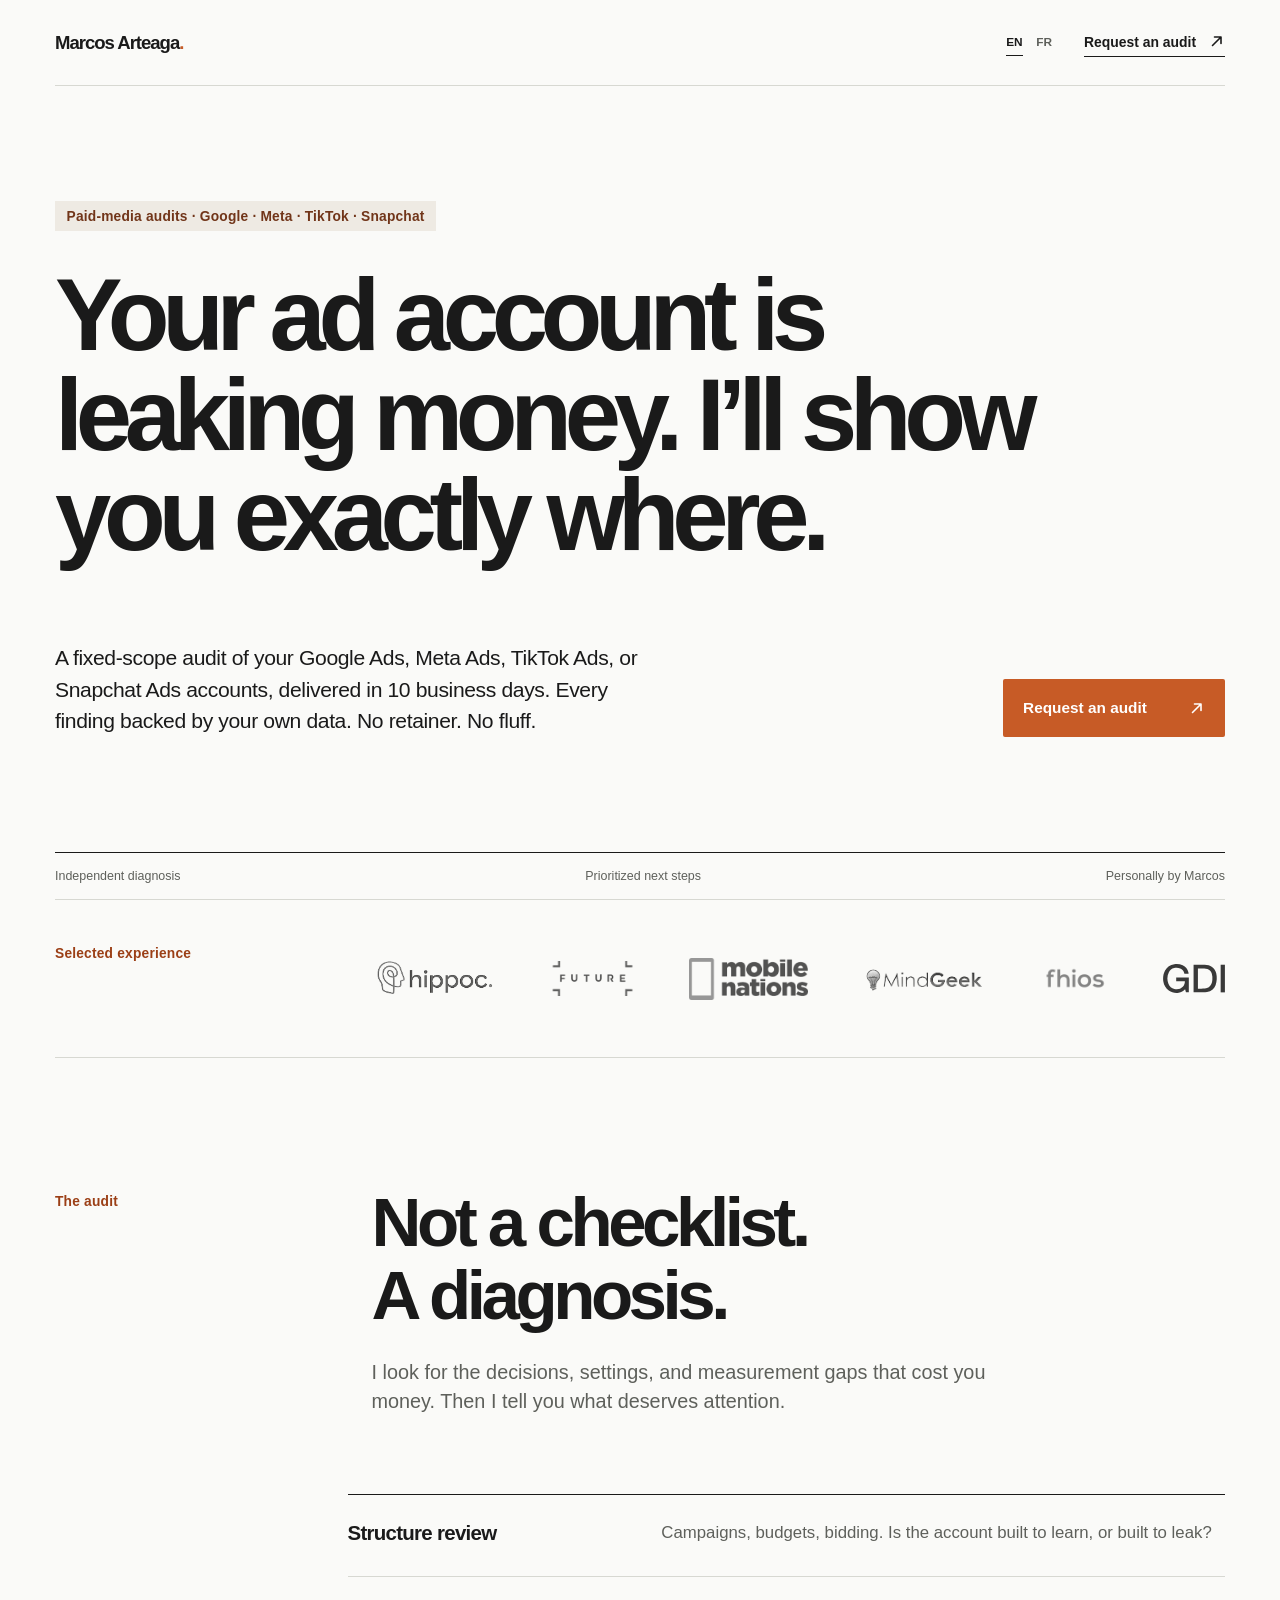
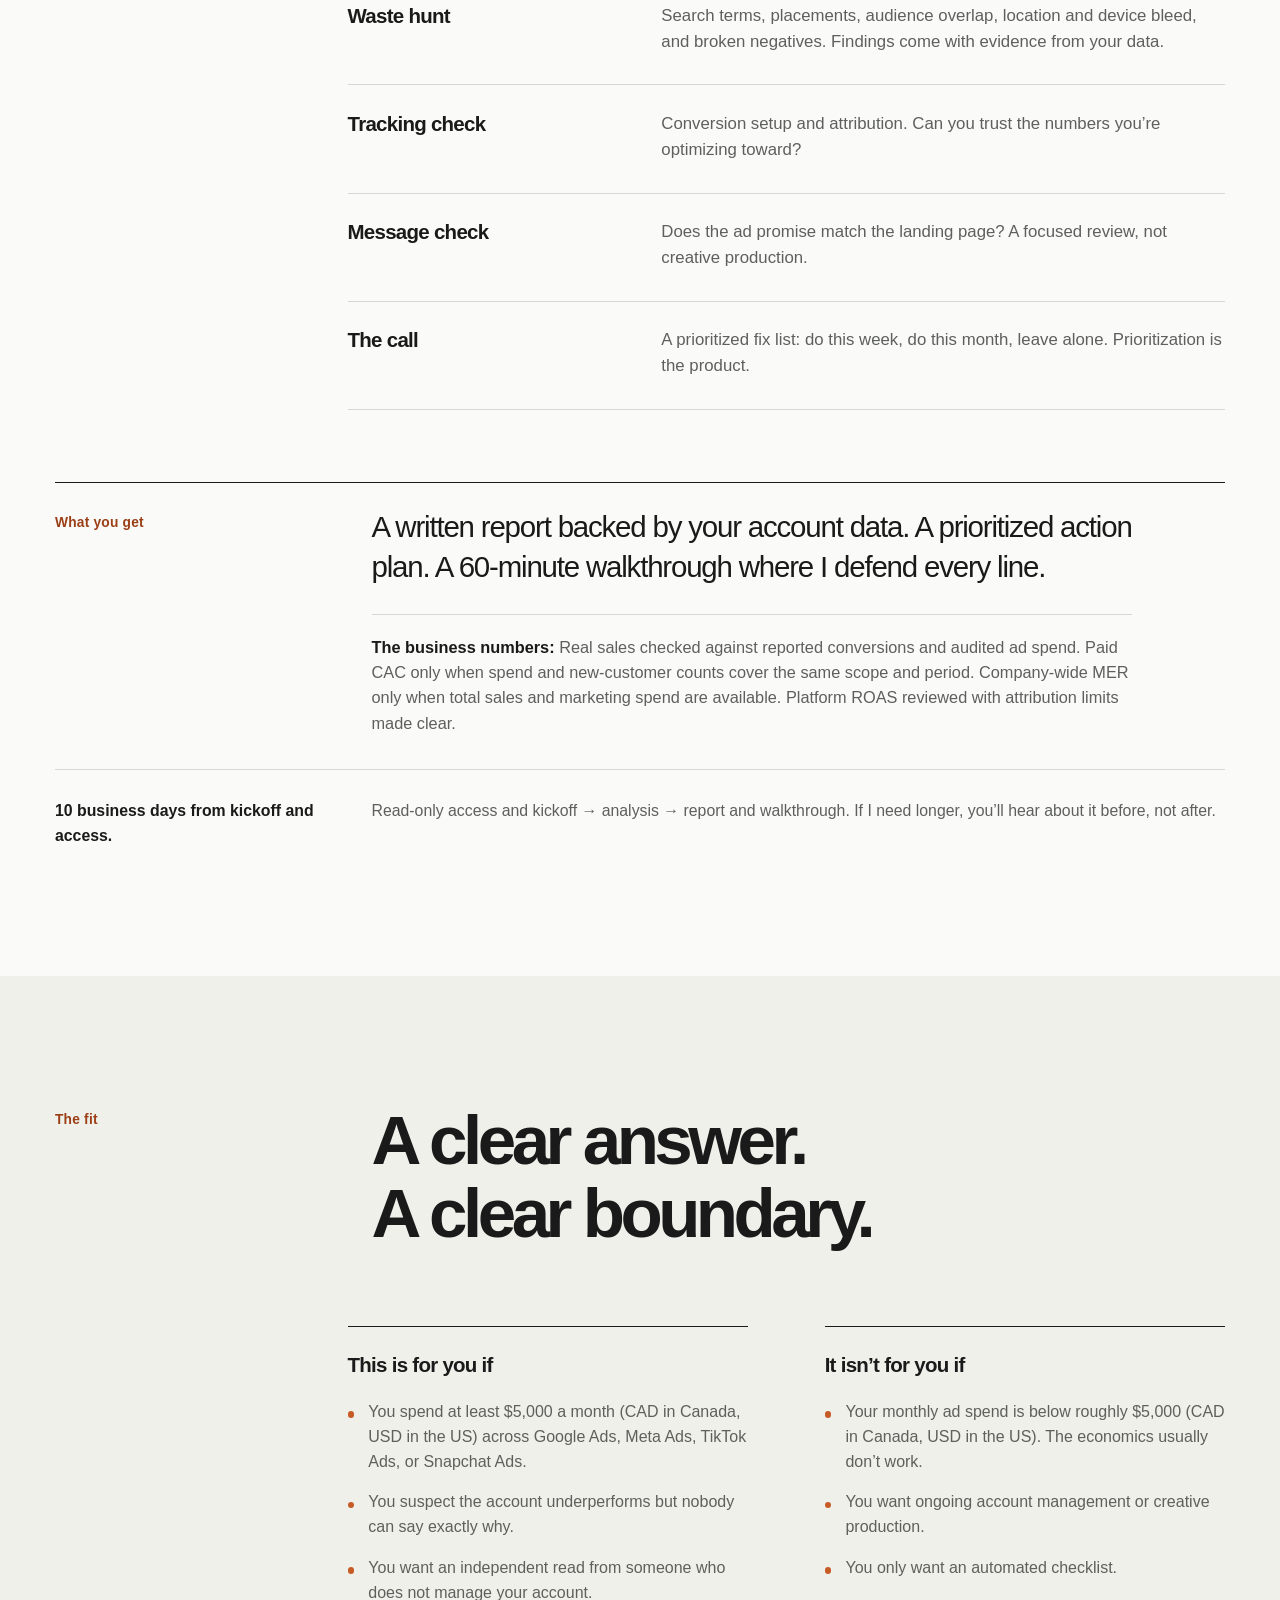
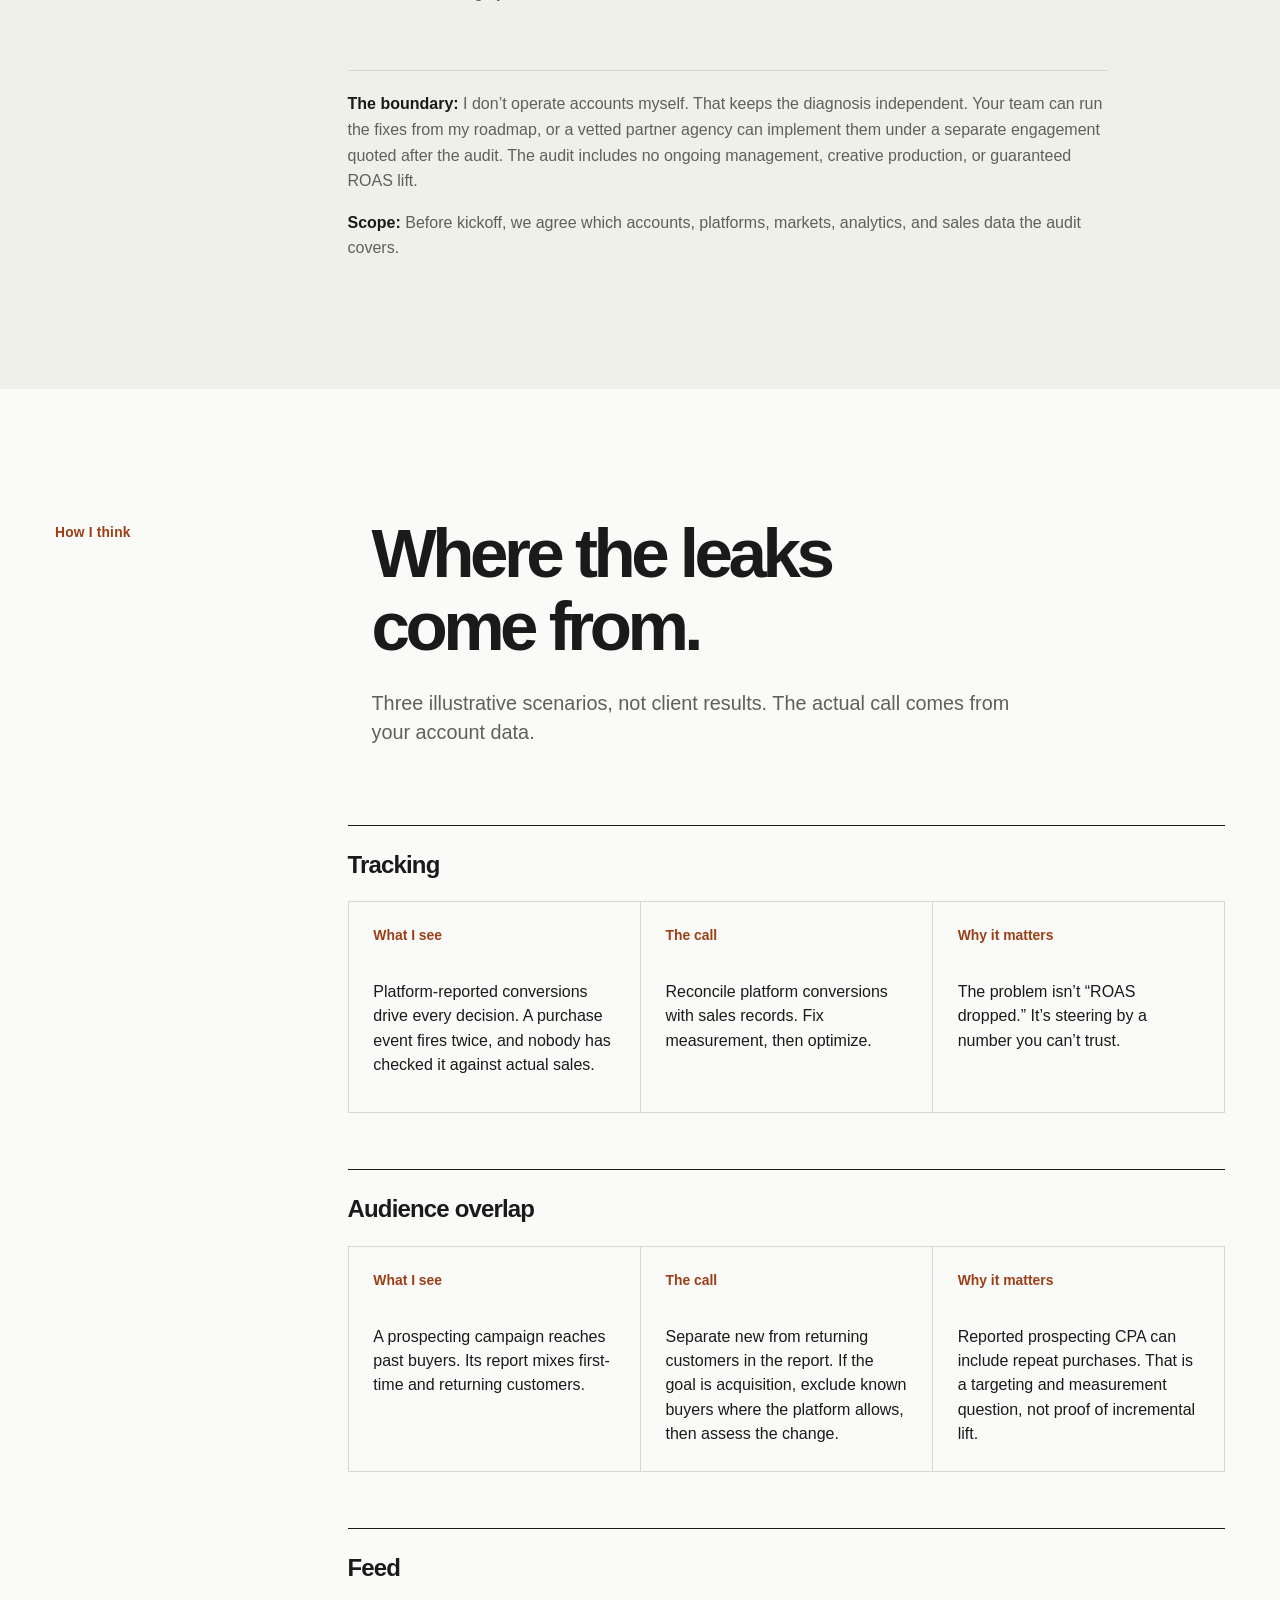
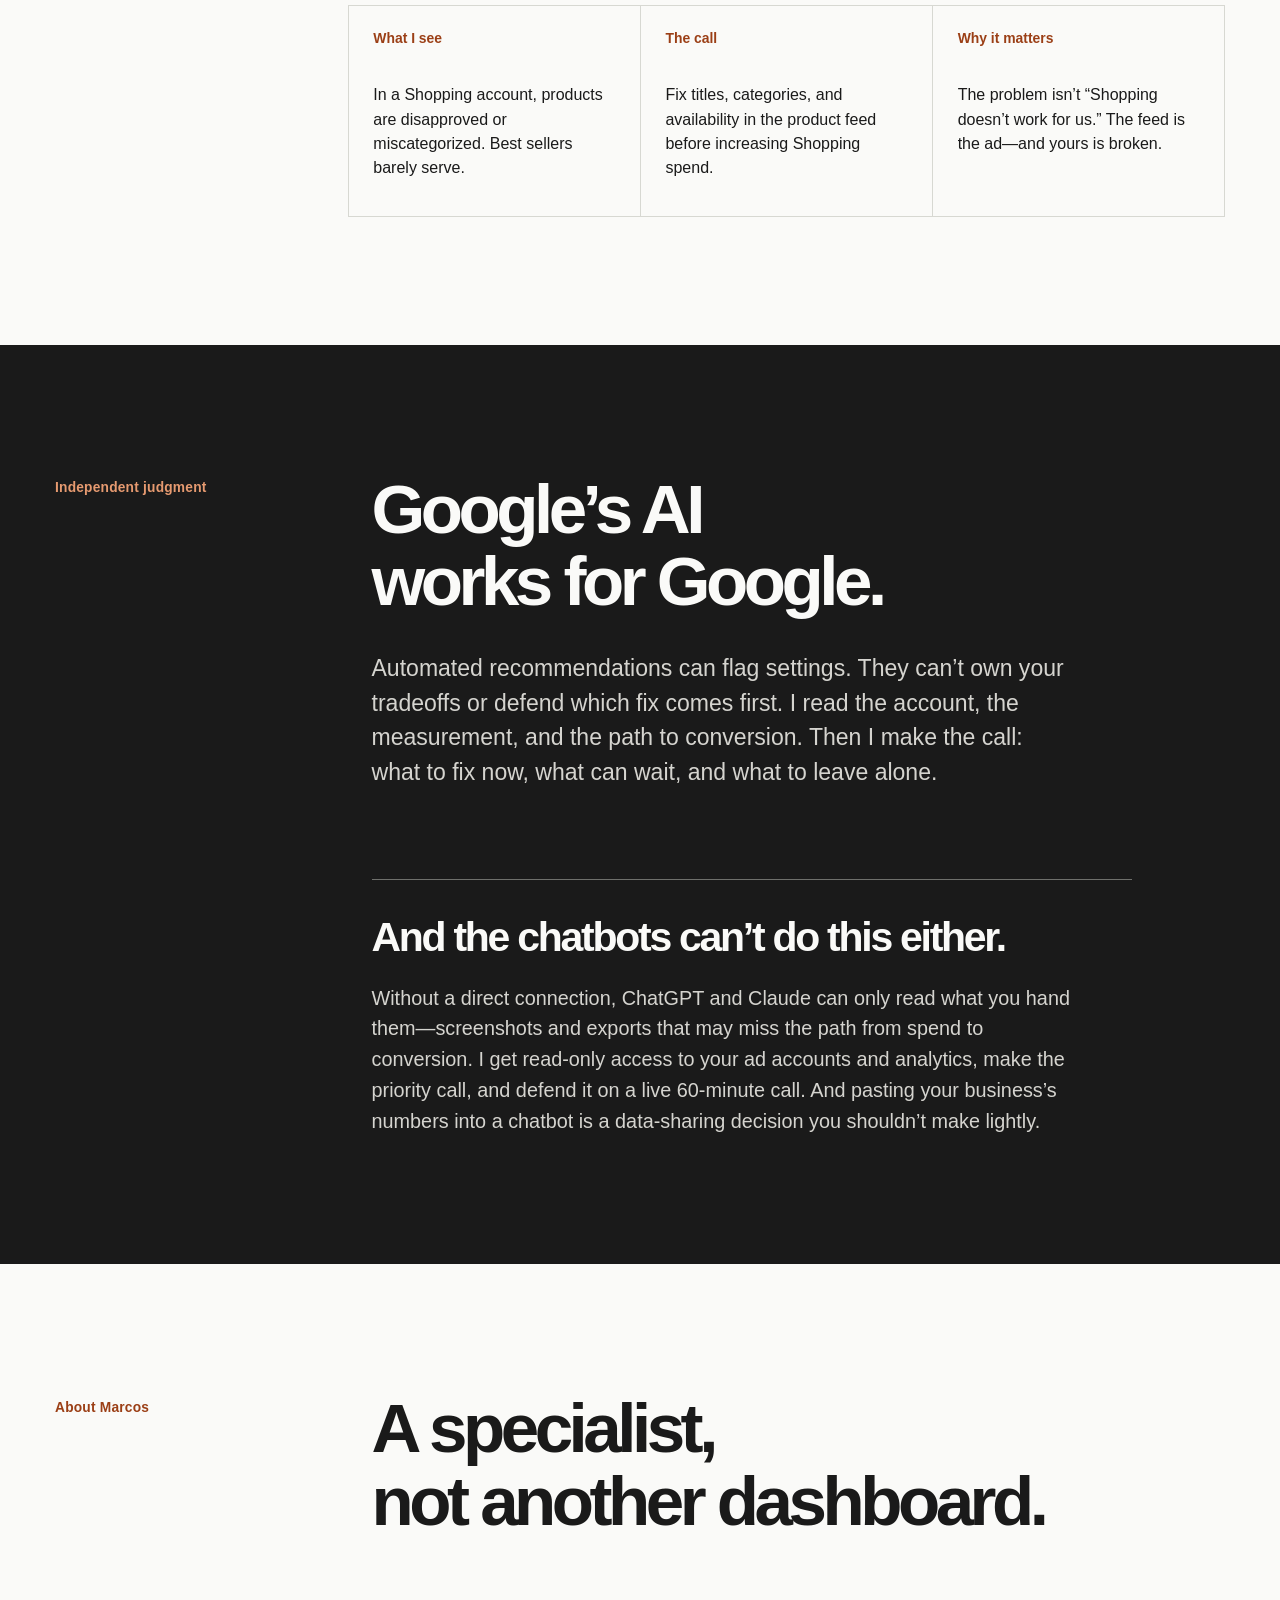
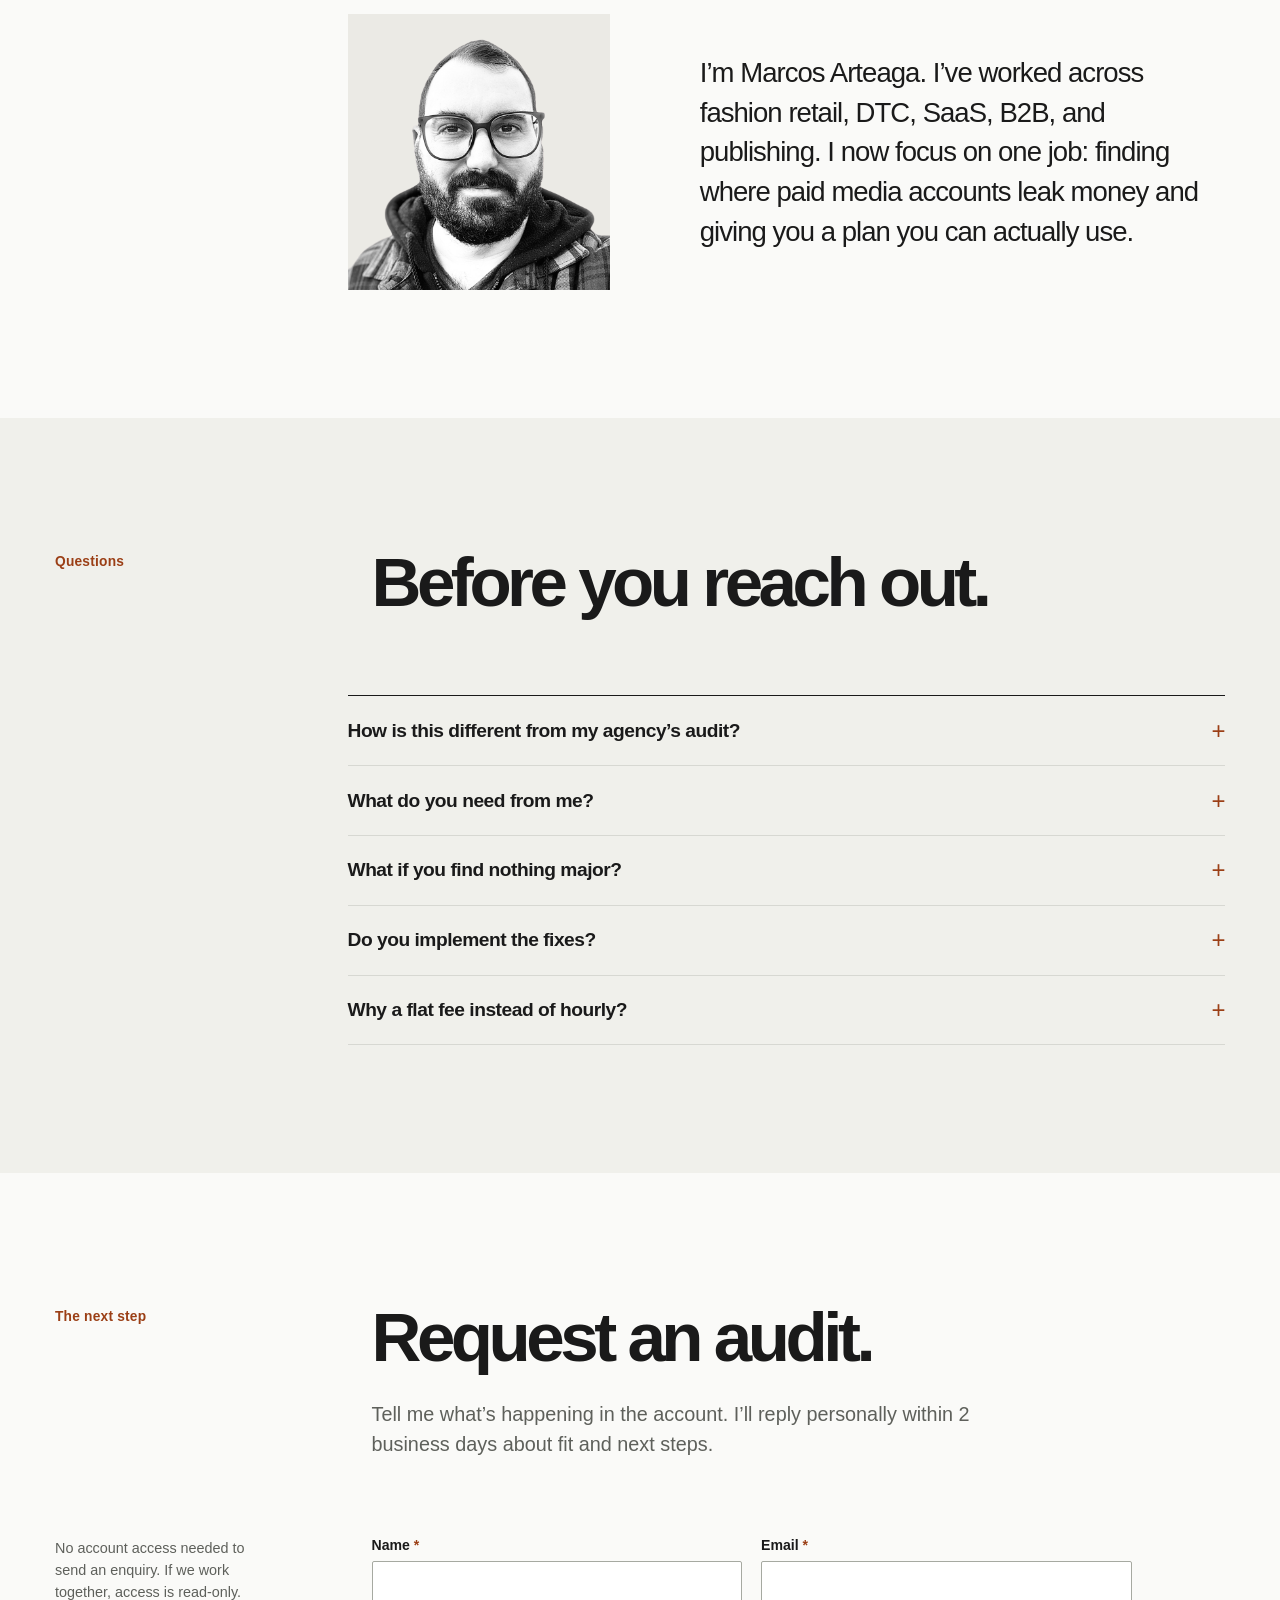
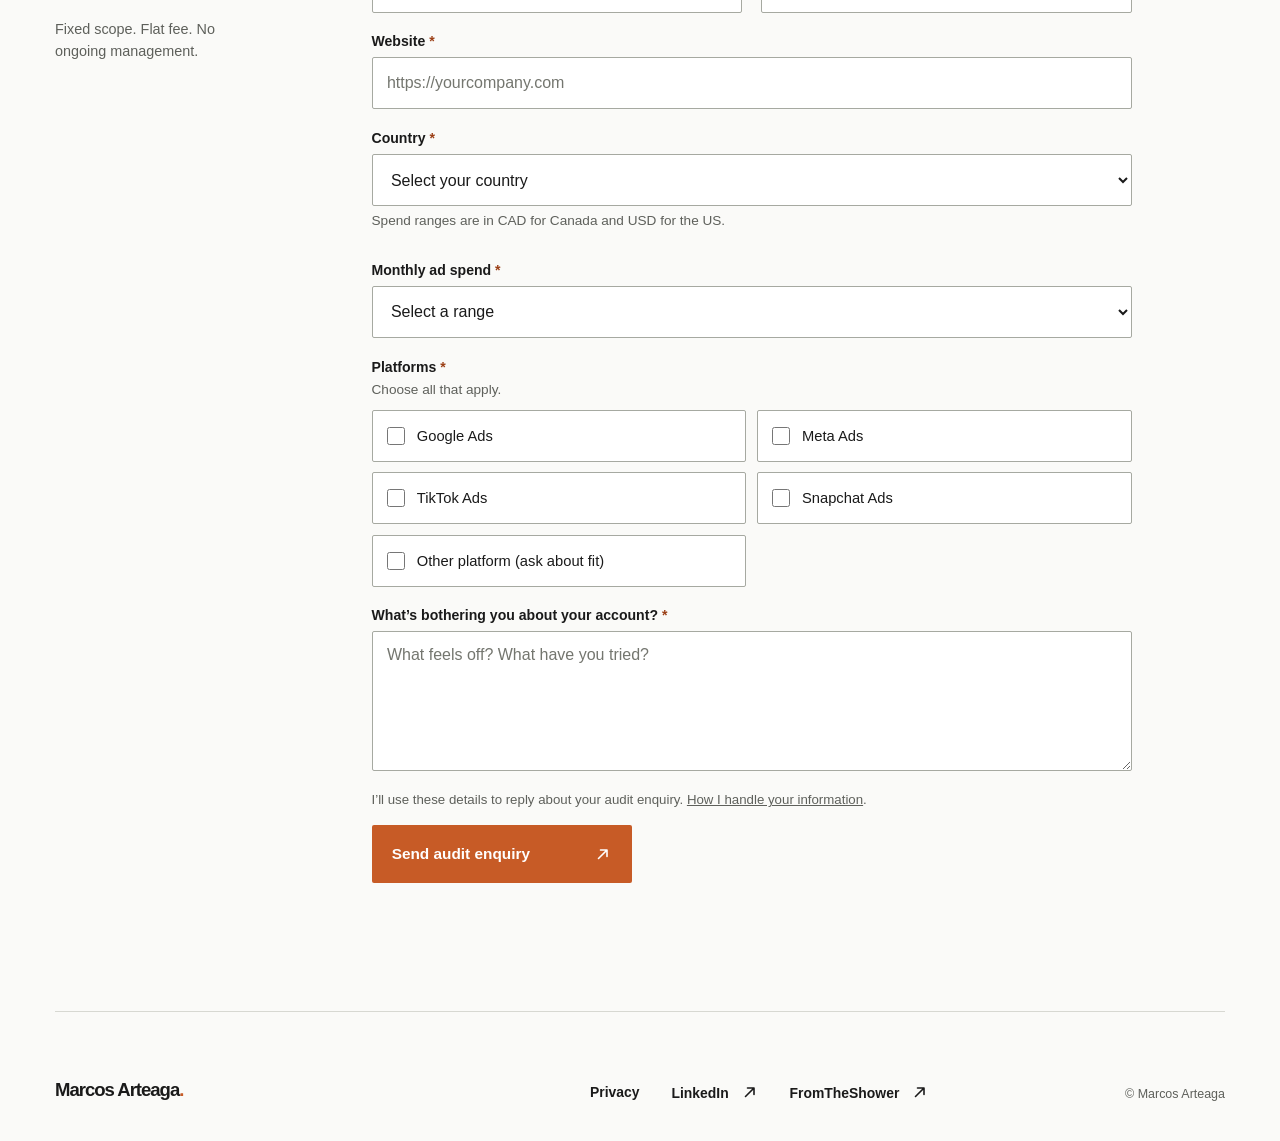
<file: index.html>
<!doctype html>
<html lang="en">
  <head>
    <meta charset="utf-8" />
    <meta name="viewport" content="width=device-width, initial-scale=1" />
    <meta name="theme-color" content="#fafaf8" />
    <meta name="description" content="Independent audits of Google, Meta, TikTok, and Snapchat Ads. Find wasted spend, check tracking, and leave with a prioritized fix plan." />
    <link rel="canonical" href="https://marcosarteaga.com/" />
    <link rel="alternate" hreflang="en" href="https://marcosarteaga.com/" />
    <link rel="alternate" hreflang="fr-CA" href="https://marcosarteaga.com/fr/" />
    <link rel="alternate" hreflang="x-default" href="https://marcosarteaga.com/" />
    <meta property="og:type" content="website" />
    <meta property="og:site_name" content="Marcos Arteaga" />
    <meta property="og:url" content="https://marcosarteaga.com/" />
    <meta property="og:title" content="Marcos Arteaga | Independent Paid Media Audits" />
    <meta property="og:description" content="An independent audit of your ad accounts and measurement. Find wasted spend and get a prioritized fix plan." />
    <meta property="og:image" content="https://marcosarteaga.com/assets/marcos-portrait.png" />
    <meta property="og:image:alt" content="Portrait of Marcos Arteaga" />
    <meta name="twitter:card" content="summary" />
    <title>Marcos Arteaga | Independent Paid Media Audits</title>
    <link rel="icon" type="image/svg+xml" href="assets/favicon.svg" />
    <link rel="stylesheet" href="styles.css" />
    <script defer src="config.js"></script>
    <script defer src="script.js"></script>
    <script type="application/ld+json">
      {
        "@context": "https://schema.org",
        "@graph": [
          {
            "@type": "WebSite",
            "@id": "https://marcosarteaga.com/#website",
            "url": "https://marcosarteaga.com/",
            "name": "Marcos Arteaga",
            "inLanguage": "en"
          },
          {
            "@type": "Person",
            "@id": "https://marcosarteaga.com/#marcos",
            "name": "Marcos Arteaga",
            "url": "https://marcosarteaga.com/",
            "image": "https://marcosarteaga.com/assets/marcos-portrait.png",
            "sameAs": ["https://www.linkedin.com/in/marcosarteaga/"]
          },
          {
            "@type": "Service",
            "@id": "https://marcosarteaga.com/#audit",
            "name": "Paid media account audit",
            "serviceType": "Paid media account audit",
            "description": "Independent, fixed-scope audits of Google Ads, Meta Ads, TikTok Ads, and Snapchat Ads with a written report, prioritized action plan, and live walkthrough.",
            "provider": { "@id": "https://marcosarteaga.com/#marcos" },
            "url": "https://marcosarteaga.com/#offer"
          }
        ]
      }
    </script>
  </head>
  <body>
    <a class="skip-link" href="#main">Skip to content</a>

    <header class="site-header wrap">
      <a class="wordmark" href="#top" aria-label="Marcos Arteaga, back to top">Marcos Arteaga<span class="wordmark-dot">.</span></a>
      <nav class="language-nav" aria-label="Language"><a href="/" lang="en" aria-current="page">EN</a><a href="/fr/" lang="fr-CA">FR</a></nav>
      <a class="header-link" href="#booking">Request an audit <svg class="arrow-icon" viewBox="0 0 16 16" fill="none" stroke="currentColor" stroke-width="1.6" stroke-linecap="round" stroke-linejoin="round" aria-hidden="true" focusable="false"><path d="M3.5 12.5 12 4M5.5 4H12v6.5" /></svg></a>
    </header>

    <main id="main">
      <section class="hero wrap" id="top" aria-labelledby="hero-title">
        <p class="eyebrow">Paid-media audits · Google · Meta · TikTok · Snapchat</p>
        <h1 id="hero-title">Your ad account is leaking money. I’ll show you exactly where.</h1>
        <div class="hero-bottom">
          <p class="hero-intro">A fixed-scope audit of your Google Ads, Meta Ads, TikTok Ads, or Snapchat Ads accounts, delivered in 10 business days. Every finding backed by your own data. No retainer. No fluff.</p>
          <a class="button button-primary" href="#booking">Request an audit <svg class="arrow-icon" viewBox="0 0 16 16" fill="none" stroke="currentColor" stroke-width="1.6" stroke-linecap="round" stroke-linejoin="round" aria-hidden="true" focusable="false"><path d="M3.5 12.5 12 4M5.5 4H12v6.5" /></svg></a>
        </div>
        <div class="hero-footer" aria-hidden="true"><span>Independent diagnosis</span><span>Prioritized next steps</span><span>Personally by Marcos</span></div>
      </section>

      <div class="proof-section wrap">
        <div class="logo-area"><p class="section-kicker">Selected experience</p><div class="logo-strip" aria-label="Organizations represented in Marcos's experience"><img src="assets/hippoc.png" alt="Hippoc" width="200" height="60" loading="lazy" /><img src="assets/future.png" alt="Future" width="100" height="42" loading="lazy" /><img src="assets/mobile-nations.png" alt="Mobile Nations" width="300" height="106" loading="lazy" /><img src="assets/mindgeek.png" alt="MindGeek" width="148" height="33" loading="lazy" /><img src="assets/fhios.png" alt="Fhios" width="300" height="212" loading="lazy" /><img class="logo-gdi" src="assets/groupe-dynamite.svg" alt="Groupe Dynamite" width="107" height="51" loading="lazy" /></div></div>
      </div>

      <section class="section wrap" id="offer" aria-labelledby="offer-title">
        <div class="section-heading">
          <p class="section-kicker">The audit</p>
          <div><h2 id="offer-title">Not a checklist.<br />A diagnosis.</h2><p class="section-lede">I look for the decisions, settings, and measurement gaps that cost you money. Then I tell you what deserves attention.</p></div>
        </div>
        <div class="audit-list">
          <article class="audit-item"><h3>Structure review</h3><p>Campaigns, budgets, bidding. Is the account built to learn, or built to leak?</p></article>
          <article class="audit-item"><h3>Waste hunt</h3><p>Search terms, placements, audience overlap, location and device bleed, and broken negatives. Findings come with evidence from your data.</p></article>
          <article class="audit-item"><h3>Tracking check</h3><p>Conversion setup and attribution. Can you trust the numbers you’re optimizing toward?</p></article>
          <article class="audit-item"><h3>Message check</h3><p>Does the ad promise match the landing page? A focused review, not creative production.</p></article>
          <article class="audit-item"><h3>The call</h3><p>A prioritized fix list: do this week, do this month, leave alone. Prioritization is the product.</p></article>
        </div>
        <div class="deliverables">
          <p class="section-kicker">What you get</p>
          <div class="deliverables-content"><p>A written report backed by your account data. A prioritized action plan. A 60-minute walkthrough where I defend every line.</p><p class="metrics-line"><strong>The business numbers:</strong> Real sales checked against reported conversions and audited ad spend. Paid CAC only when spend and new-customer counts cover the same scope and period. Company-wide MER only when total sales and marketing spend are available. Platform ROAS reviewed with attribution limits made clear.</p></div>
        </div>
        <div class="process-line"><strong>10 business days from kickoff and access.</strong><span>Read-only access and kickoff → analysis → report and walkthrough. If I need longer, you’ll hear about it before, not after.</span></div>
      </section>

      <section class="section soft-section" id="fit" aria-labelledby="fit-title">
        <div class="wrap">
          <div class="section-heading"><p class="section-kicker">The fit</p><div><h2 id="fit-title">A clear answer.<br />A clear boundary.</h2></div></div>
          <div class="fit-grid">
            <div class="fit-block"><h3>This is for you if</h3><ul><li>You spend at least $5,000 a month (CAD in Canada, USD in the US) across Google Ads, Meta Ads, TikTok Ads, or Snapchat Ads.</li><li>You suspect the account underperforms but nobody can say exactly why.</li><li>You want an independent read from someone who does not manage your account.</li></ul></div>
            <div class="fit-block"><h3>It isn’t for you if</h3><ul><li>Your monthly ad spend is below roughly $5,000 (CAD in Canada, USD in the US). The economics usually don’t work.</li><li>You want ongoing account management or creative production.</li><li>You only want an automated checklist.</li></ul></div>
          </div>
          <p class="boundary-note"><strong>The boundary:</strong> I don’t operate accounts myself. That keeps the diagnosis independent. Your team can run the fixes from my roadmap, or a vetted partner agency can implement them under a separate engagement quoted after the audit. The audit includes no ongoing management, creative production, or guaranteed ROAS lift.</p>
          <p class="scope-note"><strong>Scope:</strong> Before kickoff, we agree which accounts, platforms, markets, analytics, and sales data the audit covers.</p>
        </div>
      </section>

      <section class="section wrap" id="example" aria-labelledby="example-title">
        <div class="section-heading"><p class="section-kicker">How I think</p><div><h2 id="example-title">Where the leaks come from.</h2><p class="section-lede">Three illustrative scenarios, not client results. The actual call comes from your account data.</p></div></div>
        <div class="example-list">
          <article class="example-case" aria-labelledby="example-tracking">
            <h3 id="example-tracking">Tracking</h3>
            <div class="example-grid">
              <div class="example-step"><span class="example-label">What I see</span><p>Platform-reported conversions drive every decision. A purchase event fires twice, and nobody has checked it against actual sales.</p></div>
              <div class="example-step"><span class="example-label">The call</span><p>Reconcile platform conversions with sales records. Fix measurement, then optimize.</p></div>
              <div class="example-step"><span class="example-label">Why it matters</span><p>The problem isn’t “ROAS dropped.” It’s steering by a number you can’t trust.</p></div>
            </div>
          </article>
          <article class="example-case" aria-labelledby="example-audience-overlap">
            <h3 id="example-audience-overlap">Audience overlap</h3>
            <div class="example-grid">
              <div class="example-step"><span class="example-label">What I see</span><p>A prospecting campaign reaches past buyers. Its report mixes first-time and returning customers.</p></div>
              <div class="example-step"><span class="example-label">The call</span><p>Separate new from returning customers in the report. If the goal is acquisition, exclude known buyers where the platform allows, then assess the change.</p></div>
              <div class="example-step"><span class="example-label">Why it matters</span><p>Reported prospecting CPA can include repeat purchases. That is a targeting and measurement question, not proof of incremental lift.</p></div>
            </div>
          </article>
          <article class="example-case" aria-labelledby="example-feed">
            <h3 id="example-feed">Feed</h3>
            <div class="example-grid">
              <div class="example-step"><span class="example-label">What I see</span><p>In a Shopping account, products are disapproved or miscategorized. Best sellers barely serve.</p></div>
              <div class="example-step"><span class="example-label">The call</span><p>Fix titles, categories, and availability in the product feed before increasing Shopping spend.</p></div>
              <div class="example-step"><span class="example-label">Why it matters</span><p>The problem isn’t “Shopping doesn’t work for us.” The feed is the ad—and yours is broken.</p></div>
            </div>
          </article>
        </div>
      </section>

      <section class="section statement-section" id="judgment" aria-labelledby="judgment-title">
        <div class="wrap statement-inner"><p class="section-kicker">Independent judgment</p><div><h2 id="judgment-title">Google’s AI works for Google.</h2><p>Automated recommendations can flag settings. They can’t own your tradeoffs or defend which fix comes first. I read the account, the measurement, and the path to conversion. Then I make the call: what to fix now, what can wait, and what to leave alone.</p><div class="ai-second-beat"><h3>And the chatbots can’t do this either.</h3><p>Without a direct connection, ChatGPT and Claude can only read what you hand them—screenshots and exports that may miss the path from spend to conversion. I get read-only access to your ad accounts and analytics, make the priority call, and defend it on a live 60-minute call. And pasting your business’s numbers into a chatbot is a data-sharing decision you shouldn’t make lightly.</p></div></div></div>
      </section>

      <section class="section wrap about-section" id="about" aria-labelledby="about-title">
        <div class="section-heading"><p class="section-kicker">About Marcos</p><div><h2 id="about-title">A specialist,<br />not another dashboard.</h2></div></div>
        <div class="about-grid">
          <div class="portrait-frame"><img src="assets/marcos-portrait.png" alt="Black-and-white portrait of Marcos Arteaga" width="400" height="400" loading="lazy" /></div>
          <div class="about-copy"><p>I’m Marcos Arteaga. I’ve worked across fashion retail, DTC, SaaS, B2B, and publishing. I now focus on one job: finding where paid media accounts leak money and giving you a plan you can actually use.</p></div>
        </div>
      </section>

      <section class="section soft-section faq-section" id="faq" aria-labelledby="faq-title"><div class="wrap"><div class="section-heading"><p class="section-kicker">Questions</p><div><h2 id="faq-title">Before you reach out.</h2></div></div><div class="faq-list">
        <details><summary>How is this different from my agency’s audit?</summary><p>Your agency has to evaluate work it already owns. I don’t run your account, so I have nothing to defend. You get an independent diagnosis.</p></details>
        <details><summary>What do you need from me?</summary><p>Read-only access to your ad accounts, analytics, and sales data (Shopify or equivalent). Nothing gets changed. We start with a 20-minute kickoff call.</p></details>
        <details><summary>What if you find nothing major?</summary><p>Then I’ll say so. You’ll see what I checked, what held up, and what I’d leave alone. I won’t invent a problem to fill a report.</p></details>
        <details><summary>Do you implement the fixes?</summary><p>Yes, through a vetted partner agency. They can implement from my audit roadmap under a separate engagement, quoted after the audit. Your team can also run the plan. I stay out of the account so the diagnosis stays independent.</p></details>
        <details><summary>Why a flat fee instead of hourly?</summary><p>Because you’re buying the answer, not my time. The scope and fee are agreed privately before the audit begins.</p></details>
      </div></div></section>

      <section class="section wrap booking-section" id="booking" aria-labelledby="booking-title">
        <div class="section-heading"><p class="section-kicker">The next step</p><div><h2 id="booking-title">Request an audit.</h2><p class="section-lede">Tell me what’s happening in the account. I’ll reply personally within 2 business days about fit and next steps.</p></div></div>
        <div class="booking-grid"><div class="booking-aside"><p>No account access needed to send an enquiry. If we work together, access is read-only.</p><p>Fixed scope. Flat fee. No ongoing management.</p></div>
          <form id="booking-form" method="post" action="/submit.php" novalidate>
            <input type="hidden" name="locale" value="en" />
            <p id="form-status" class="form-status" role="status" aria-live="polite"></p>
            <div class="form-row"><div class="field"><label for="name">Name <span aria-hidden="true">*</span></label><input id="name" name="name" autocomplete="name" required maxlength="120" /></div><div class="field"><label for="email">Email <span aria-hidden="true">*</span></label><input id="email" name="email" type="email" autocomplete="email" required maxlength="254" /></div></div>
            <div class="field"><label for="website">Website <span aria-hidden="true">*</span></label><input id="website" name="website" type="url" inputmode="url" placeholder="https://yourcompany.com" required maxlength="500" /></div>
            <div class="field"><label for="country">Country <span aria-hidden="true">*</span></label><select id="country" name="country" required><option value="">Select your country</option><option value="CA">Canada</option><option value="US">United States</option></select><p class="field-help">Spend ranges are in CAD for Canada and USD for the US.</p></div>
            <div class="field"><label for="spend">Monthly ad spend <span aria-hidden="true">*</span></label><select id="spend" name="monthlyAdSpend" required><option value="">Select a range</option><option value="under-5k">Under $5,000/month</option><option value="5k-15k">$5,000–$15,000/month</option><option value="15k-50k">$15,000–$50,000/month</option><option value="50k-plus">$50,000+/month</option></select></div>
            <fieldset class="platforms-field"><legend>Platforms <span aria-hidden="true">*</span></legend><p class="field-help">Choose all that apply.</p><div class="checkbox-grid">
              <label><input type="checkbox" name="platforms" value="google" /> Google Ads</label>
              <label><input type="checkbox" name="platforms" value="meta" /> Meta Ads</label>
              <label><input type="checkbox" name="platforms" value="tiktok" /> TikTok Ads</label>
              <label><input type="checkbox" name="platforms" value="snapchat" /> Snapchat Ads</label>
              <label><input id="platform-other" type="checkbox" name="platforms" value="other" /> Other platform (ask about fit)</label>
            </div></fieldset>
            <div class="field" id="other-platform-field" hidden><label for="other-platform">Which other platform? <span aria-hidden="true">*</span></label><input id="other-platform" name="otherPlatform" maxlength="160" /></div>
            <p class="spend-note" id="spend-note" hidden>The audit is designed for accounts spending at least $5,000 a month. You can still send a note; I’ll give you an honest answer about fit.</p>
            <div class="field"><label for="concern">What’s bothering you about your account? <span aria-hidden="true">*</span></label><textarea id="concern" name="concern" rows="5" required maxlength="3000" placeholder="What feels off? What have you tried?"></textarea></div>
            <div class="visually-hidden" aria-hidden="true"><label for="company-fax">Leave this field blank</label><input id="company-fax" name="companyFax" tabindex="-1" autocomplete="off" /></div>
            <p class="form-small">I’ll use these details to reply about your audit enquiry. <a href="privacy/">How I handle your information</a>.</p>
            <button class="button button-primary submit-button" type="submit">Send audit enquiry <svg class="arrow-icon" viewBox="0 0 16 16" fill="none" stroke="currentColor" stroke-width="1.6" stroke-linecap="round" stroke-linejoin="round" aria-hidden="true" focusable="false"><path d="M3.5 12.5 12 4M5.5 4H12v6.5" /></svg></button>
          </form>
          <div id="booking-success" class="booking-success" role="status" tabindex="-1" hidden>
            <p class="section-kicker">Enquiry sent</p>
            <h3>Thanks for reaching out.</h3>
            <p>I’ll reply personally within 2 business days about fit and next steps.</p>
          </div>
        </div>
      </section>

    </main>

    <footer class="site-footer wrap"><a class="wordmark" href="#top">Marcos Arteaga<span class="wordmark-dot">.</span></a><div class="footer-links"><a href="privacy/">Privacy</a><a href="https://www.linkedin.com/in/marcosarteaga/" target="_blank" rel="noopener noreferrer">LinkedIn <svg class="arrow-icon" viewBox="0 0 16 16" fill="none" stroke="currentColor" stroke-width="1.6" stroke-linecap="round" stroke-linejoin="round" aria-hidden="true" focusable="false"><path d="M3.5 12.5 12 4M5.5 4H12v6.5" /></svg></a><a href="https://fromtheshower.com/" target="_blank" rel="noopener noreferrer">FromTheShower <svg class="arrow-icon" viewBox="0 0 16 16" fill="none" stroke="currentColor" stroke-width="1.6" stroke-linecap="round" stroke-linejoin="round" aria-hidden="true" focusable="false"><path d="M3.5 12.5 12 4M5.5 4H12v6.5" /></svg></a></div><small>© Marcos Arteaga</small></footer>

    <a id="mobile-booking" class="mobile-booking" href="#booking" hidden>Request an audit <svg class="arrow-icon" viewBox="0 0 16 16" fill="none" stroke="currentColor" stroke-width="1.6" stroke-linecap="round" stroke-linejoin="round" aria-hidden="true" focusable="false"><path d="M3.5 12.5 12 4M5.5 4H12v6.5" /></svg></a>
  </body>
</html>
</file>
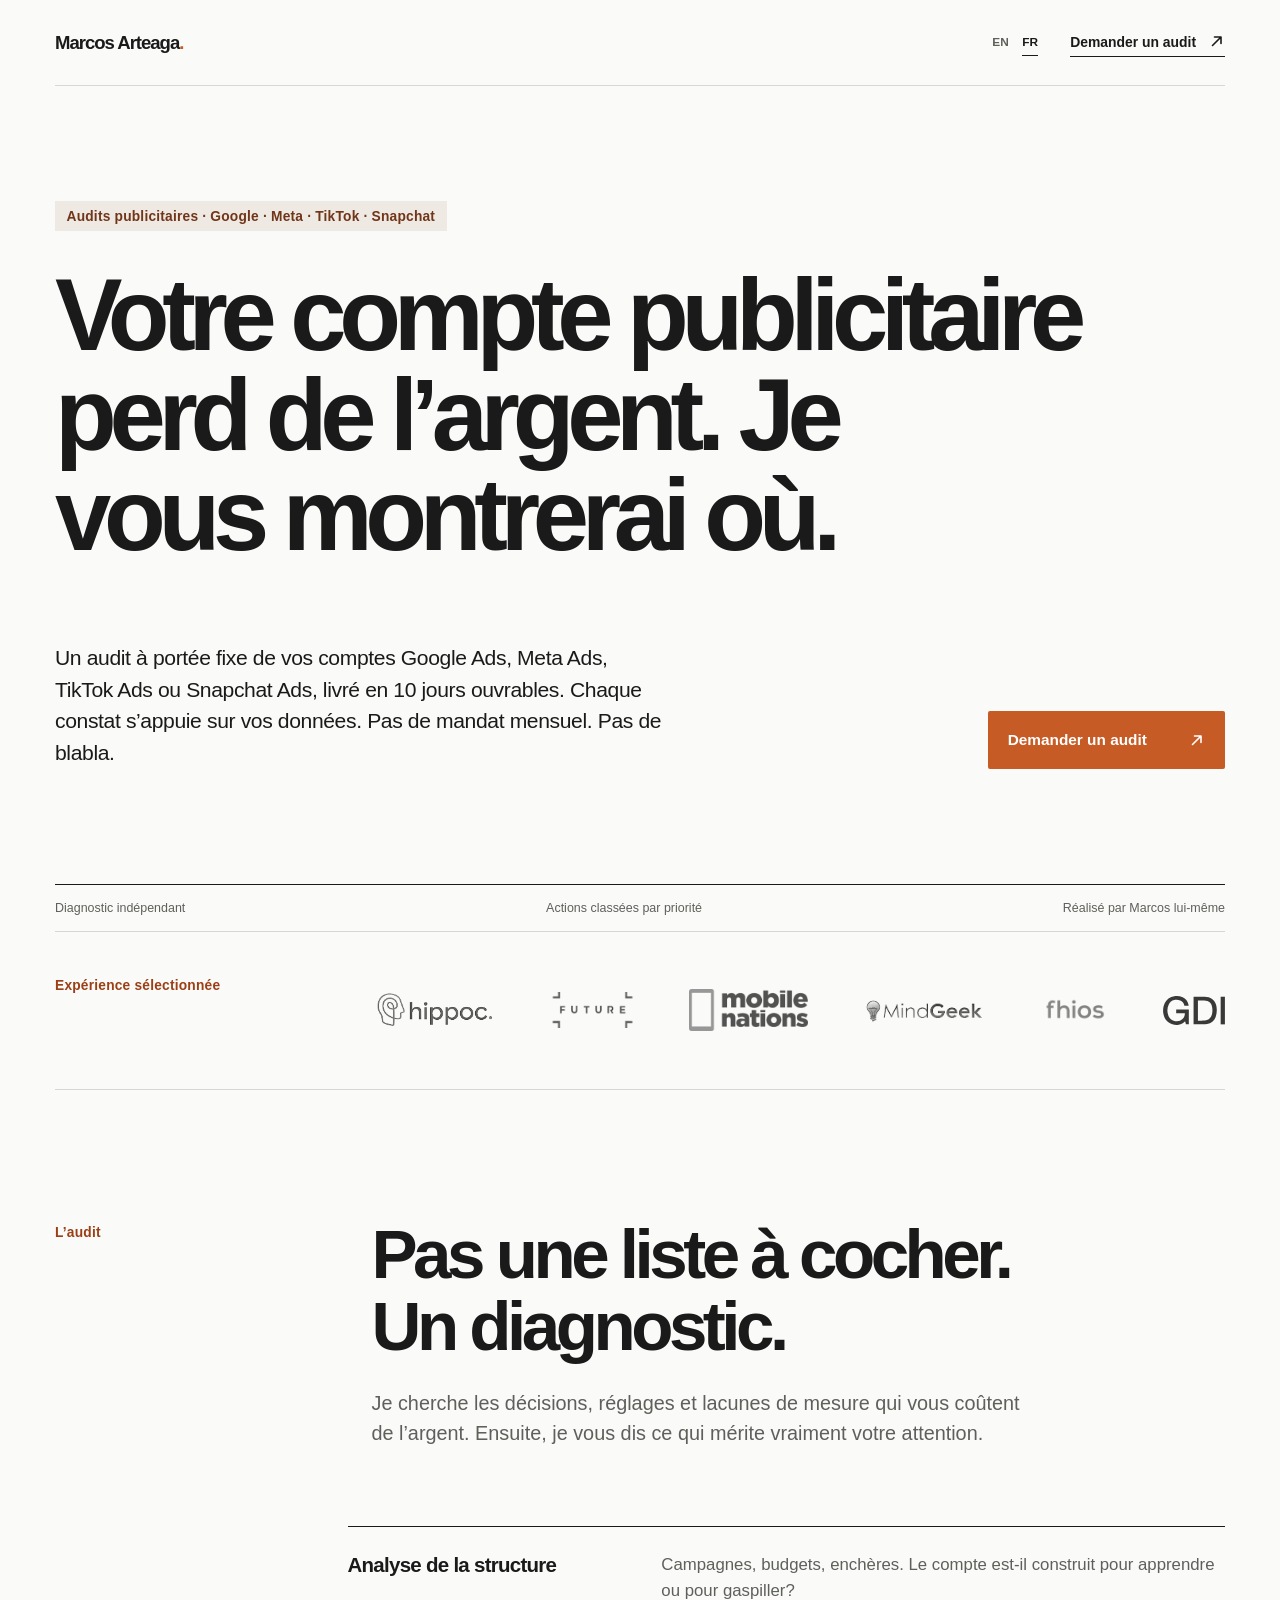
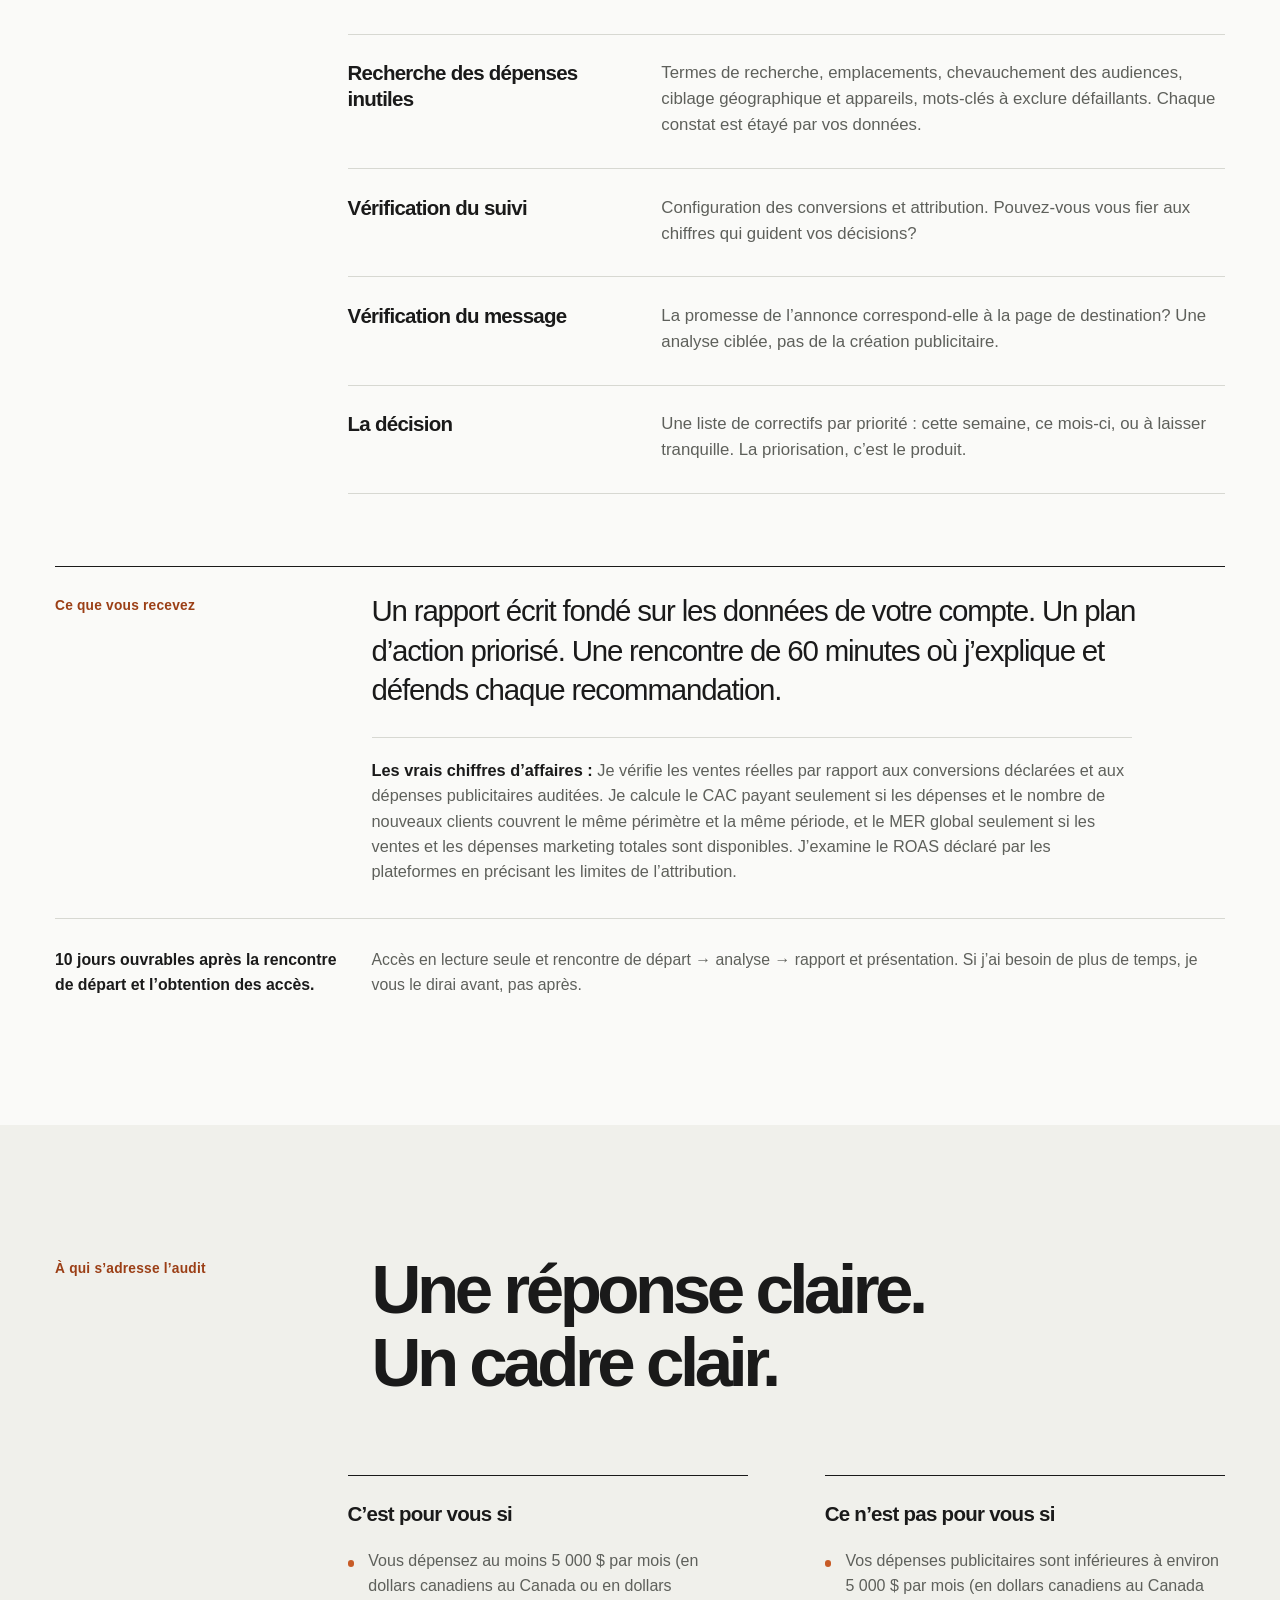
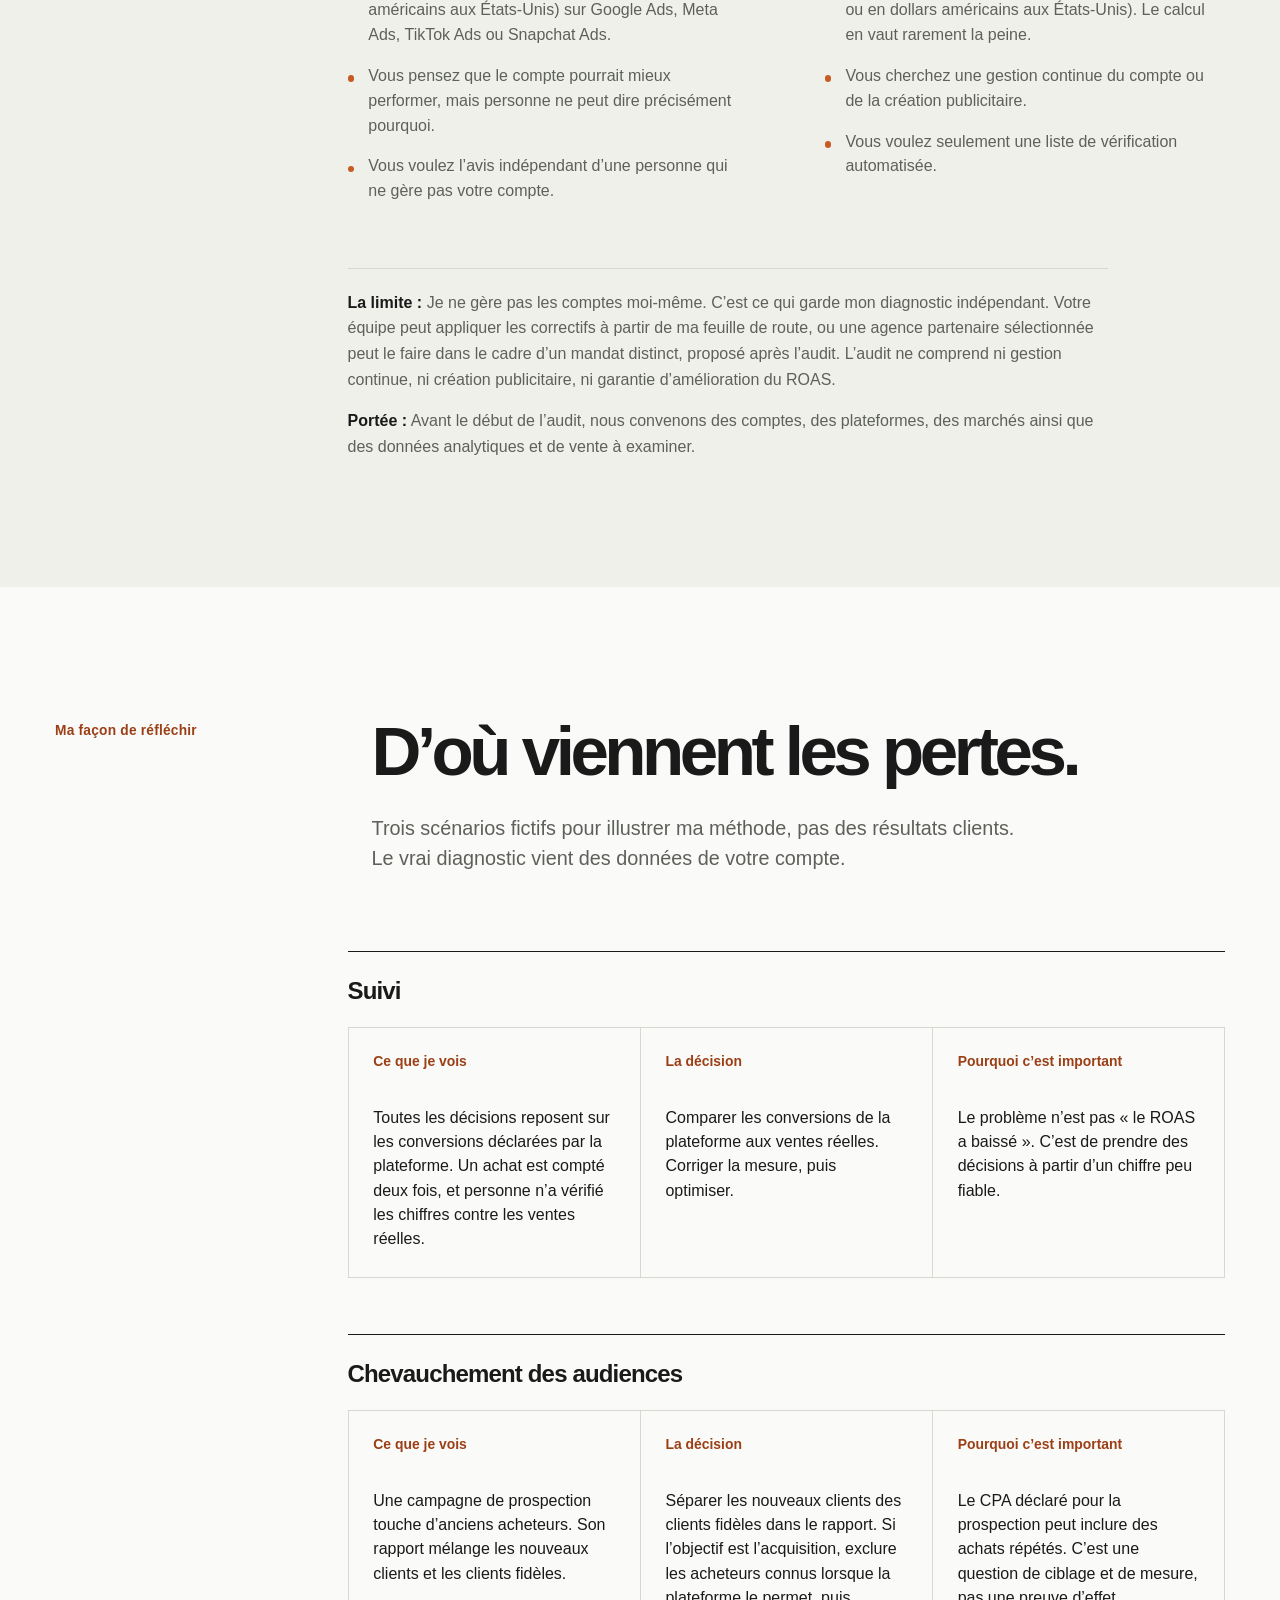
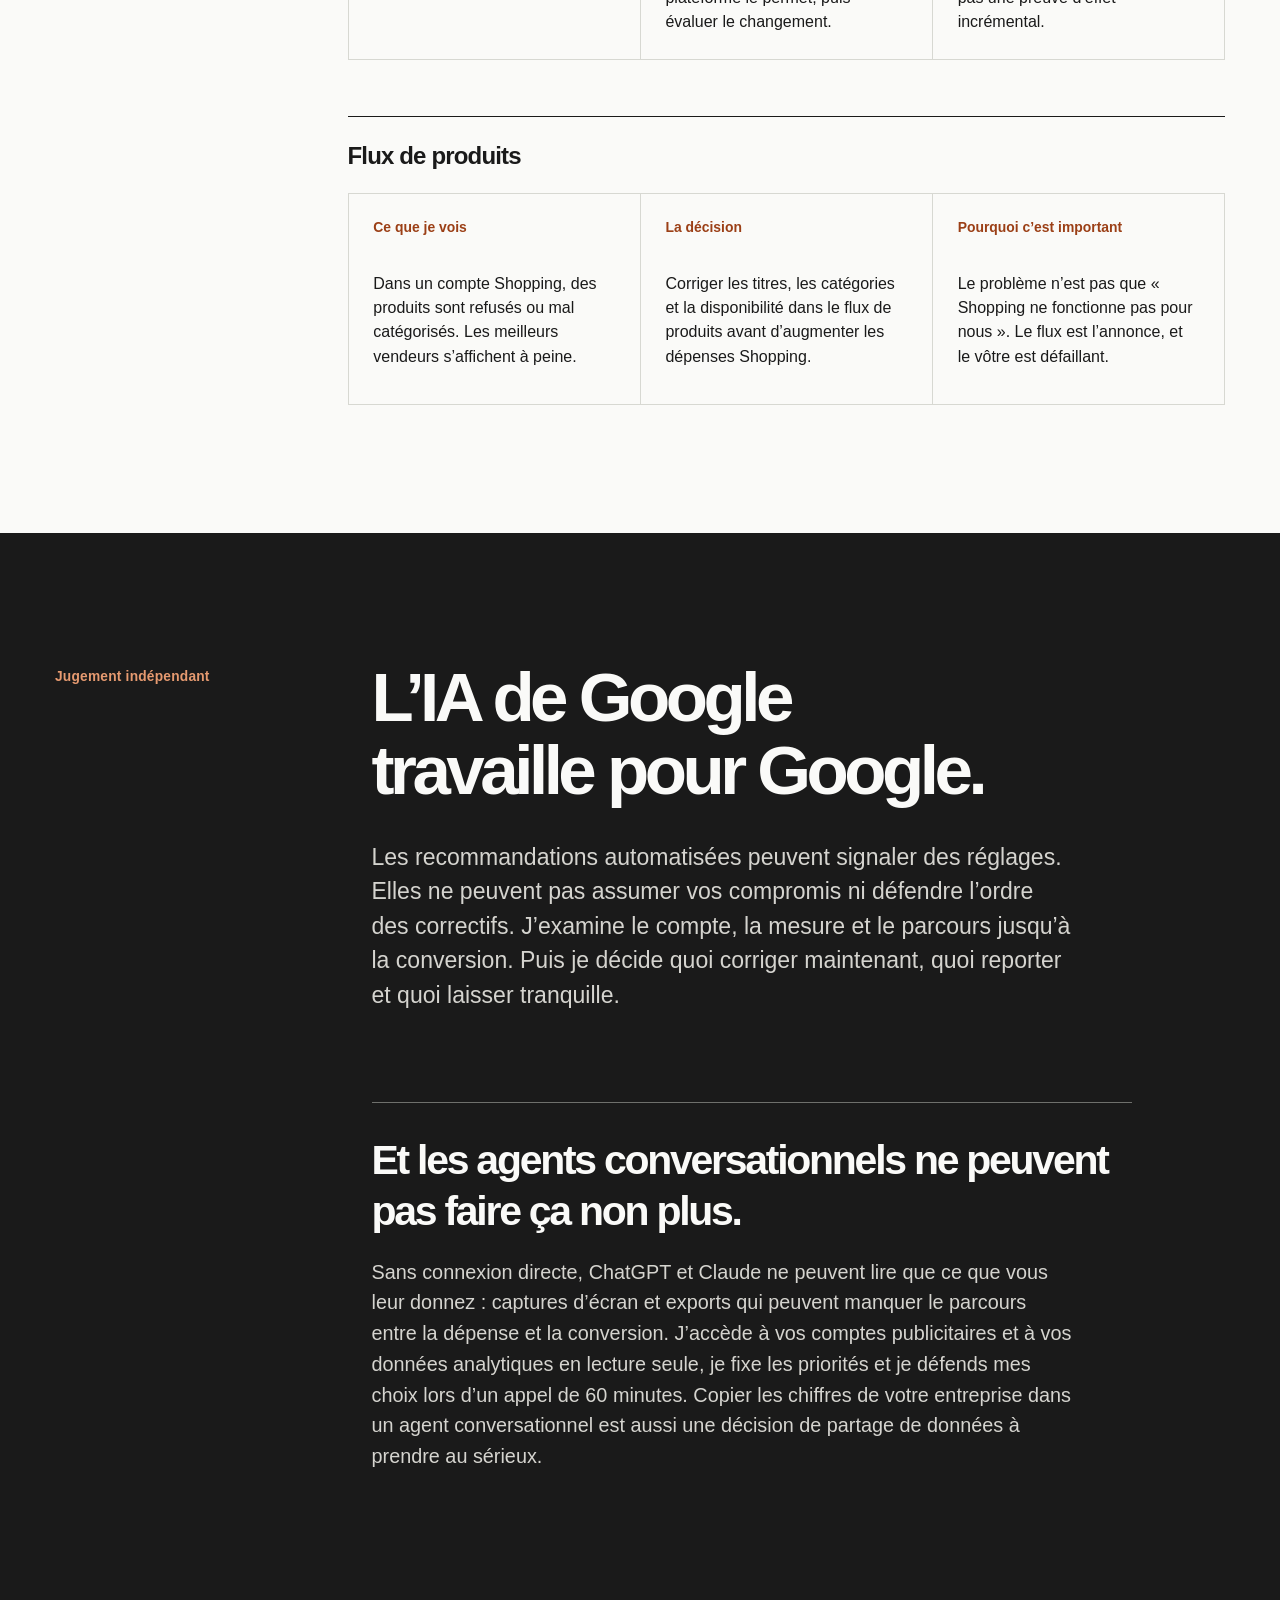
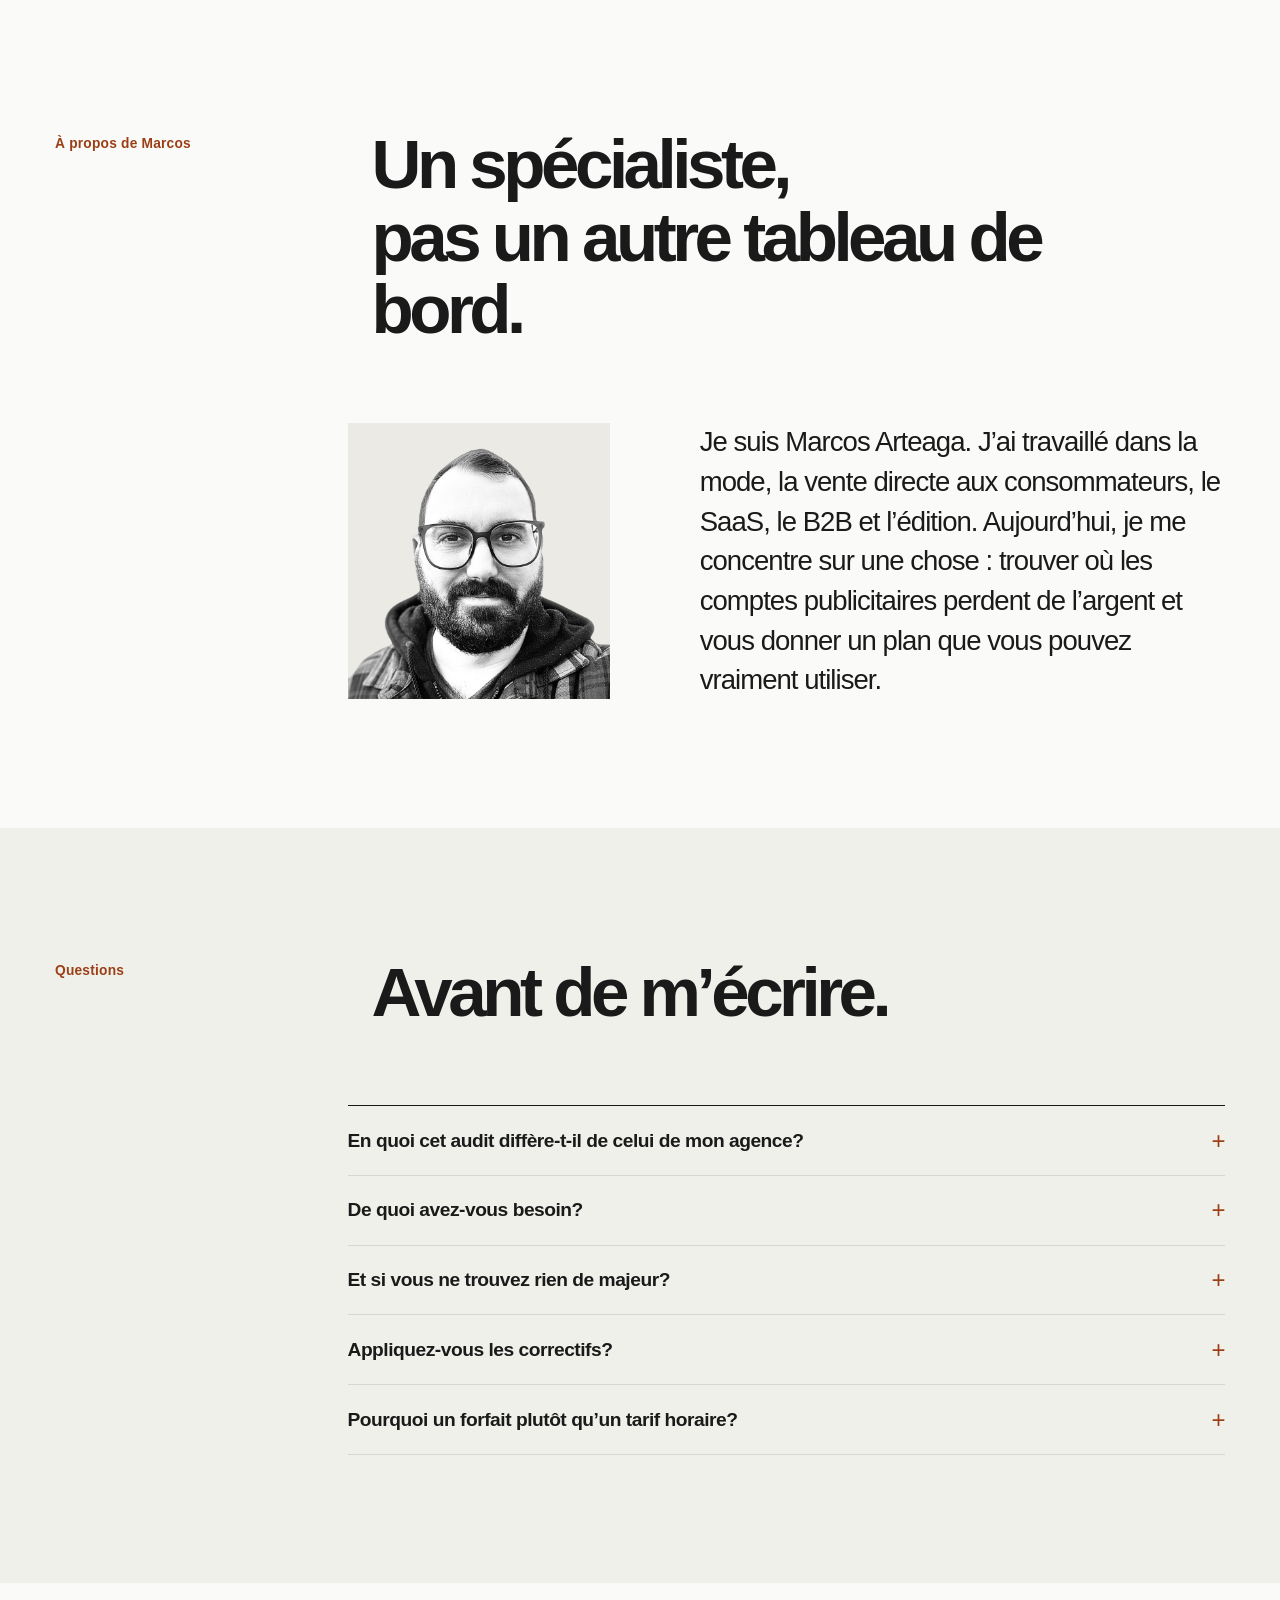
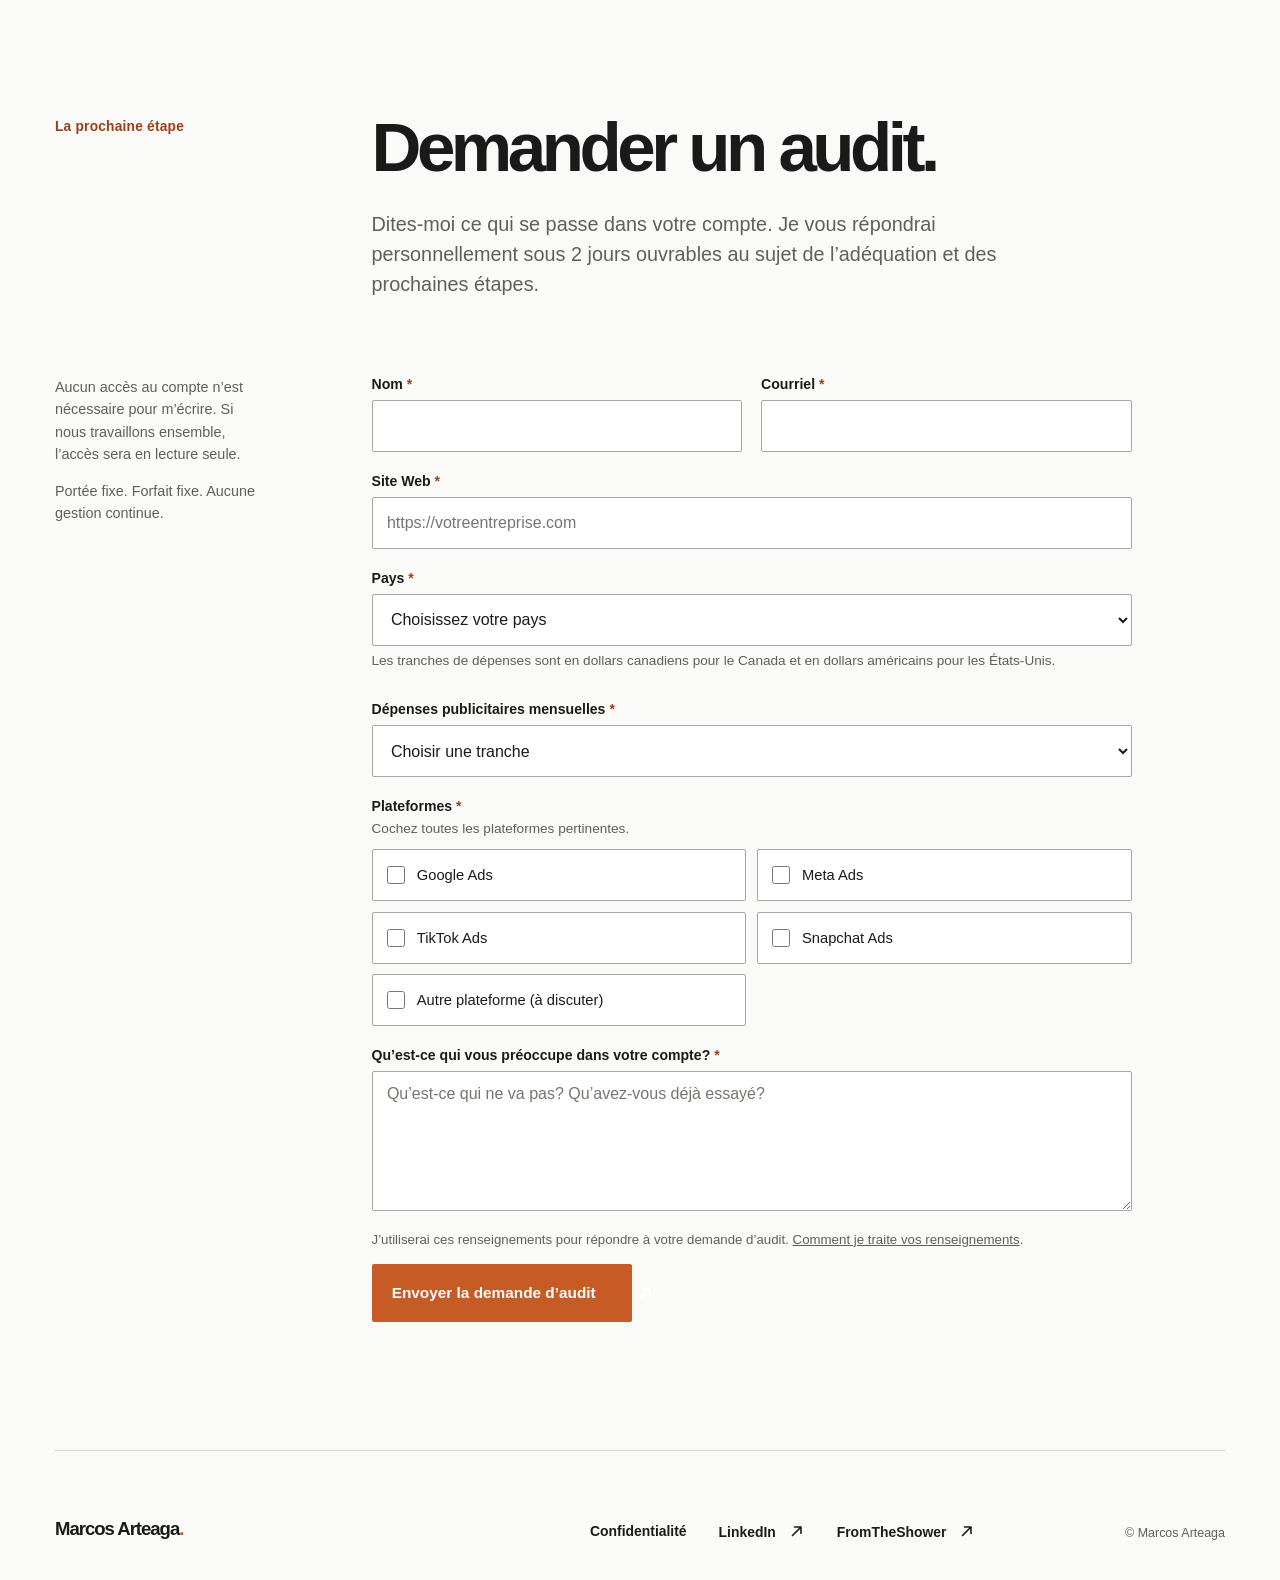
<file: fr/index.html>
<!doctype html>
<html lang="fr-CA">
  <head>
    <meta charset="utf-8" />
    <meta name="viewport" content="width=device-width, initial-scale=1" />
    <meta name="theme-color" content="#fafaf8" />
    <meta name="description" content="Audits indépendants de Google, Meta, TikTok et Snapchat Ads. Repérez les dépenses inutiles, vérifiez le suivi et repartez avec un plan d’action priorisé." />
    <link rel="canonical" href="https://marcosarteaga.com/fr/" />
    <link rel="alternate" hreflang="en" href="https://marcosarteaga.com/" />
    <link rel="alternate" hreflang="fr-CA" href="https://marcosarteaga.com/fr/" />
    <link rel="alternate" hreflang="x-default" href="https://marcosarteaga.com/" />
    <meta property="og:type" content="website" />
    <meta property="og:site_name" content="Marcos Arteaga" />
    <meta property="og:url" content="https://marcosarteaga.com/fr/" />
    <meta property="og:title" content="Marcos Arteaga | Audits indépendants de publicité numérique" />
    <meta property="og:description" content="Un audit indépendant de vos comptes publicitaires et de la mesure des résultats. Repérez les dépenses inutiles et obtenez un plan d’action priorisé." />
    <meta property="og:image" content="https://marcosarteaga.com/assets/marcos-portrait.png" />
    <meta property="og:image:alt" content="Portrait de Marcos Arteaga" />
    <meta name="twitter:card" content="summary" />
    <title>Marcos Arteaga | Audits indépendants de publicité numérique</title>
    <link rel="icon" type="image/svg+xml" href="../assets/favicon.svg" />
    <link rel="stylesheet" href="../styles.css" />
    <script defer src="../config.js"></script>
    <script defer src="../script.js"></script>
    <script type="application/ld+json">
{
      "@context": "https://schema.org",
      "@graph": [
            {
                  "@type": "WebSite",
                  "@id": "https://marcosarteaga.com/fr/#website",
                  "url": "https://marcosarteaga.com/fr/",
                  "name": "Marcos Arteaga",
                  "inLanguage": "fr-CA"
            },
            {
                  "@type": "Person",
                  "@id": "https://marcosarteaga.com/#marcos",
                  "name": "Marcos Arteaga",
                  "url": "https://marcosarteaga.com/",
                  "image": "https://marcosarteaga.com/assets/marcos-portrait.png",
                  "sameAs": [
                        "https://www.linkedin.com/in/marcosarteaga/"
                  ]
            },
            {
                  "@type": "Service",
                  "@id": "https://marcosarteaga.com/fr/#audit",
                  "name": "Audit de comptes publicitaires",
                  "serviceType": "Audit de comptes publicitaires",
                  "description": "Audits indépendants à portée fixe de Google Ads, Meta Ads, TikTok Ads et Snapchat Ads, avec rapport écrit, plan d’action priorisé et présentation en direct.",
                  "provider": {
                        "@id": "https://marcosarteaga.com/#marcos"
                  },
                  "url": "https://marcosarteaga.com/fr/#offer"
            }
      ]
}
    </script>
  </head>
  <body>
    <a class="skip-link" href="#main">Aller au contenu</a>

    <header class="site-header wrap">
      <a class="wordmark" href="#top" aria-label="Marcos Arteaga, retour en haut de page">Marcos Arteaga<span class="wordmark-dot">.</span></a>
      <nav class="language-nav" aria-label="Langue"><a href="/" lang="en">EN</a><a href="/fr/" lang="fr-CA" aria-current="page">FR</a></nav>
      <a class="header-link" href="#booking">Demander un audit <svg class="arrow-icon" viewBox="0 0 16 16" fill="none" stroke="currentColor" stroke-width="1.6" stroke-linecap="round" stroke-linejoin="round" aria-hidden="true" focusable="false"><path d="M3.5 12.5 12 4M5.5 4H12v6.5" /></svg></a>
    </header>

    <main id="main">
      <section class="hero wrap" id="top" aria-labelledby="hero-title">
        <p class="eyebrow">Audits publicitaires · Google · Meta · TikTok · Snapchat</p>
        <h1 id="hero-title">Votre compte publicitaire perd de l’argent. Je vous montrerai où.</h1>
        <div class="hero-bottom">
          <p class="hero-intro">Un audit à portée fixe de vos comptes Google Ads, Meta Ads, TikTok Ads ou Snapchat Ads, livré en 10 jours ouvrables. Chaque constat s’appuie sur vos données. Pas de mandat mensuel. Pas de blabla.</p>
          <a class="button button-primary" href="#booking">Demander un audit <svg class="arrow-icon" viewBox="0 0 16 16" fill="none" stroke="currentColor" stroke-width="1.6" stroke-linecap="round" stroke-linejoin="round" aria-hidden="true" focusable="false"><path d="M3.5 12.5 12 4M5.5 4H12v6.5" /></svg></a>
        </div>
        <div class="hero-footer" aria-hidden="true"><span>Diagnostic indépendant</span><span>Actions classées par priorité</span><span>Réalisé par Marcos lui-même</span></div>
      </section>

      <div class="proof-section wrap">
        <div class="logo-area"><p class="section-kicker">Expérience sélectionnée</p><div class="logo-strip" aria-label="Organisations faisant partie de l’expérience de Marcos"><img src="../assets/hippoc.png" alt="Hippoc" width="200" height="60" loading="lazy" /><img src="../assets/future.png" alt="Future" width="100" height="42" loading="lazy" /><img src="../assets/mobile-nations.png" alt="Mobile Nations" width="300" height="106" loading="lazy" /><img src="../assets/mindgeek.png" alt="MindGeek" width="148" height="33" loading="lazy" /><img src="../assets/fhios.png" alt="Fhios" width="300" height="212" loading="lazy" /><img class="logo-gdi" src="../assets/groupe-dynamite.svg" alt="Groupe Dynamite" width="107" height="51" loading="lazy" /></div></div>
      </div>

      <section class="section wrap" id="offer" aria-labelledby="offer-title">
        <div class="section-heading">
          <p class="section-kicker">L’audit</p>
          <div><h2 id="offer-title">Pas une liste à cocher.<br />Un diagnostic.</h2><p class="section-lede">Je cherche les décisions, réglages et lacunes de mesure qui vous coûtent de l’argent. Ensuite, je vous dis ce qui mérite vraiment votre attention.</p></div>
        </div>
        <div class="audit-list">
          <article class="audit-item"><h3>Analyse de la structure</h3><p>Campagnes, budgets, enchères. Le compte est-il construit pour apprendre ou pour gaspiller?</p></article>
          <article class="audit-item"><h3>Recherche des dépenses inutiles</h3><p>Termes de recherche, emplacements, chevauchement des audiences, ciblage géographique et appareils, mots-clés à exclure défaillants. Chaque constat est étayé par vos données.</p></article>
          <article class="audit-item"><h3>Vérification du suivi</h3><p>Configuration des conversions et attribution. Pouvez-vous vous fier aux chiffres qui guident vos décisions?</p></article>
          <article class="audit-item"><h3>Vérification du message</h3><p>La promesse de l’annonce correspond-elle à la page de destination? Une analyse ciblée, pas de la création publicitaire.</p></article>
          <article class="audit-item"><h3>La décision</h3><p>Une liste de correctifs par priorité : cette semaine, ce mois-ci, ou à laisser tranquille. La priorisation, c’est le produit.</p></article>
        </div>
        <div class="deliverables">
          <p class="section-kicker">Ce que vous recevez</p>
          <div class="deliverables-content"><p>Un rapport écrit fondé sur les données de votre compte. Un plan d’action priorisé. Une rencontre de 60 minutes où j’explique et défends chaque recommandation.</p><p class="metrics-line"><strong>Les vrais chiffres d’affaires :</strong> Je vérifie les ventes réelles par rapport aux conversions déclarées et aux dépenses publicitaires auditées. Je calcule le CAC payant seulement si les dépenses et le nombre de nouveaux clients couvrent le même périmètre et la même période, et le MER global seulement si les ventes et les dépenses marketing totales sont disponibles. J’examine le ROAS déclaré par les plateformes en précisant les limites de l’attribution.</p></div>
        </div>
        <div class="process-line"><strong>10 jours ouvrables après la rencontre de départ et l’obtention des accès.</strong><span>Accès en lecture seule et rencontre de départ → analyse → rapport et présentation. Si j’ai besoin de plus de temps, je vous le dirai avant, pas après.</span></div>
      </section>

      <section class="section soft-section" id="fit" aria-labelledby="fit-title">
        <div class="wrap">
          <div class="section-heading"><p class="section-kicker">À qui s’adresse l’audit</p><div><h2 id="fit-title">Une réponse claire.<br />Un cadre clair.</h2></div></div>
          <div class="fit-grid">
            <div class="fit-block"><h3>C’est pour vous si</h3><ul><li>Vous dépensez au moins 5 000 $ par mois (en dollars canadiens au Canada ou en dollars américains aux États-Unis) sur Google Ads, Meta Ads, TikTok Ads ou Snapchat Ads.</li><li>Vous pensez que le compte pourrait mieux performer, mais personne ne peut dire précisément pourquoi.</li><li>Vous voulez l’avis indépendant d’une personne qui ne gère pas votre compte.</li></ul></div>
            <div class="fit-block"><h3>Ce n’est pas pour vous si</h3><ul><li>Vos dépenses publicitaires sont inférieures à environ 5 000 $ par mois (en dollars canadiens au Canada ou en dollars américains aux États-Unis). Le calcul en vaut rarement la peine.</li><li>Vous cherchez une gestion continue du compte ou de la création publicitaire.</li><li>Vous voulez seulement une liste de vérification automatisée.</li></ul></div>
          </div>
          <p class="boundary-note"><strong>La limite :</strong> Je ne gère pas les comptes moi-même. C’est ce qui garde mon diagnostic indépendant. Votre équipe peut appliquer les correctifs à partir de ma feuille de route, ou une agence partenaire sélectionnée peut le faire dans le cadre d’un mandat distinct, proposé après l’audit. L’audit ne comprend ni gestion continue, ni création publicitaire, ni garantie d’amélioration du ROAS.</p>
          <p class="scope-note"><strong>Portée :</strong> Avant le début de l’audit, nous convenons des comptes, des plateformes, des marchés ainsi que des données analytiques et de vente à examiner.</p>
        </div>
      </section>

      <section class="section wrap" id="example" aria-labelledby="example-title">
        <div class="section-heading"><p class="section-kicker">Ma façon de réfléchir</p><div><h2 id="example-title">D’où viennent les pertes.</h2><p class="section-lede">Trois scénarios fictifs pour illustrer ma méthode, pas des résultats clients. Le vrai diagnostic vient des données de votre compte.</p></div></div>
        <div class="example-list">
          <article class="example-case" aria-labelledby="example-tracking">
            <h3 id="example-tracking">Suivi</h3>
            <div class="example-grid">
              <div class="example-step"><span class="example-label">Ce que je vois</span><p>Toutes les décisions reposent sur les conversions déclarées par la plateforme. Un achat est compté deux fois, et personne n’a vérifié les chiffres contre les ventes réelles.</p></div>
              <div class="example-step"><span class="example-label">La décision</span><p>Comparer les conversions de la plateforme aux ventes réelles. Corriger la mesure, puis optimiser.</p></div>
              <div class="example-step"><span class="example-label">Pourquoi c’est important</span><p>Le problème n’est pas « le ROAS a baissé ». C’est de prendre des décisions à partir d’un chiffre peu fiable.</p></div>
            </div>
          </article>
          <article class="example-case" aria-labelledby="example-audience-overlap">
            <h3 id="example-audience-overlap">Chevauchement des audiences</h3>
            <div class="example-grid">
              <div class="example-step"><span class="example-label">Ce que je vois</span><p>Une campagne de prospection touche d’anciens acheteurs. Son rapport mélange les nouveaux clients et les clients fidèles.</p></div>
              <div class="example-step"><span class="example-label">La décision</span><p>Séparer les nouveaux clients des clients fidèles dans le rapport. Si l’objectif est l’acquisition, exclure les acheteurs connus lorsque la plateforme le permet, puis évaluer le changement.</p></div>
              <div class="example-step"><span class="example-label">Pourquoi c’est important</span><p>Le CPA déclaré pour la prospection peut inclure des achats répétés. C’est une question de ciblage et de mesure, pas une preuve d’effet incrémental.</p></div>
            </div>
          </article>
          <article class="example-case" aria-labelledby="example-feed">
            <h3 id="example-feed">Flux de produits</h3>
            <div class="example-grid">
              <div class="example-step"><span class="example-label">Ce que je vois</span><p>Dans un compte Shopping, des produits sont refusés ou mal catégorisés. Les meilleurs vendeurs s’affichent à peine.</p></div>
              <div class="example-step"><span class="example-label">La décision</span><p>Corriger les titres, les catégories et la disponibilité dans le flux de produits avant d’augmenter les dépenses Shopping.</p></div>
              <div class="example-step"><span class="example-label">Pourquoi c’est important</span><p>Le problème n’est pas que « Shopping ne fonctionne pas pour nous ». Le flux est l’annonce, et le vôtre est défaillant.</p></div>
            </div>
          </article>
        </div>
      </section>

      <section class="section statement-section" id="judgment" aria-labelledby="judgment-title">
        <div class="wrap statement-inner"><p class="section-kicker">Jugement indépendant</p><div><h2 id="judgment-title">L’IA de Google travaille pour Google.</h2><p>Les recommandations automatisées peuvent signaler des réglages. Elles ne peuvent pas assumer vos compromis ni défendre l’ordre des correctifs. J’examine le compte, la mesure et le parcours jusqu’à la conversion. Puis je décide quoi corriger maintenant, quoi reporter et quoi laisser tranquille.</p><div class="ai-second-beat"><h3>Et les agents conversationnels ne peuvent pas faire ça non plus.</h3><p>Sans connexion directe, ChatGPT et Claude ne peuvent lire que ce que vous leur donnez : captures d’écran et exports qui peuvent manquer le parcours entre la dépense et la conversion. J’accède à vos comptes publicitaires et à vos données analytiques en lecture seule, je fixe les priorités et je défends mes choix lors d’un appel de 60 minutes. Copier les chiffres de votre entreprise dans un agent conversationnel est aussi une décision de partage de données à prendre au sérieux.</p></div></div></div>
      </section>

      <section class="section wrap about-section" id="about" aria-labelledby="about-title">
        <div class="section-heading"><p class="section-kicker">À propos de Marcos</p><div><h2 id="about-title">Un spécialiste,<br />pas un autre tableau de bord.</h2></div></div>
        <div class="about-grid">
          <div class="portrait-frame"><img src="../assets/marcos-portrait.png" alt="Portrait en noir et blanc de Marcos Arteaga" width="400" height="400" loading="lazy" /></div>
          <div class="about-copy"><p>Je suis Marcos Arteaga. J’ai travaillé dans la mode, la vente directe aux consommateurs, le SaaS, le B2B et l’édition. Aujourd’hui, je me concentre sur une chose : trouver où les comptes publicitaires perdent de l’argent et vous donner un plan que vous pouvez vraiment utiliser.</p></div>
        </div>
      </section>

      <section class="section soft-section faq-section" id="faq" aria-labelledby="faq-title"><div class="wrap"><div class="section-heading"><p class="section-kicker">Questions</p><div><h2 id="faq-title">Avant de m’écrire.</h2></div></div><div class="faq-list">
        <details><summary>En quoi cet audit diffère-t-il de celui de mon agence?</summary><p>Votre agence doit évaluer son propre travail. Je ne gère pas votre compte; je n’ai donc rien à défendre. Vous obtenez un diagnostic indépendant.</p></details>
        <details><summary>De quoi avez-vous besoin?</summary><p>Un accès en lecture seule à vos comptes publicitaires, à vos données analytiques et à vos ventes (Shopify ou l’équivalent). Rien n’est modifié. Nous commençons par un appel de 20 minutes.</p></details>
        <details><summary>Et si vous ne trouvez rien de majeur?</summary><p>Je vous le dirai. Vous verrez ce que j’ai vérifié, ce qui fonctionne et ce que je laisserais tel quel. Je n’inventerai pas un problème pour remplir un rapport.</p></details>
        <details><summary>Appliquez-vous les correctifs?</summary><p>Oui, par l’entremise d’une agence partenaire sélectionnée. Elle peut appliquer les correctifs de ma feuille de route dans le cadre d’un mandat distinct, proposé après l’audit. Votre équipe peut aussi suivre le plan. Je ne touche pas au compte pour préserver l’indépendance du diagnostic.</p></details>
        <details><summary>Pourquoi un forfait plutôt qu’un tarif horaire?</summary><p>Parce que vous achetez une réponse, pas mes heures. La portée et le forfait sont convenus en privé avant le début de l’audit.</p></details>
      </div></div></section>

      <section class="section wrap booking-section" id="booking" aria-labelledby="booking-title">
        <div class="section-heading"><p class="section-kicker">La prochaine étape</p><div><h2 id="booking-title">Demander un audit.</h2><p class="section-lede">Dites-moi ce qui se passe dans votre compte. Je vous répondrai personnellement sous 2 jours ouvrables au sujet de l’adéquation et des prochaines étapes.</p></div></div>
        <div class="booking-grid"><div class="booking-aside"><p>Aucun accès au compte n’est nécessaire pour m’écrire. Si nous travaillons ensemble, l’accès sera en lecture seule.</p><p>Portée fixe. Forfait fixe. Aucune gestion continue.</p></div>
          <form id="booking-form" method="post" action="/submit.php" novalidate>
            <input type="hidden" name="locale" value="fr" />
            <p id="form-status" class="form-status" role="status" aria-live="polite"></p>
            <div class="form-row"><div class="field"><label for="name">Nom <span aria-hidden="true">*</span></label><input id="name" name="name" autocomplete="name" required maxlength="120" /></div><div class="field"><label for="email">Courriel <span aria-hidden="true">*</span></label><input id="email" name="email" type="email" autocomplete="email" required maxlength="254" /></div></div>
            <div class="field"><label for="website">Site Web <span aria-hidden="true">*</span></label><input id="website" name="website" type="url" inputmode="url" placeholder="https://votreentreprise.com" required maxlength="500" /></div>
            <div class="field"><label for="country">Pays <span aria-hidden="true">*</span></label><select id="country" name="country" required><option value="">Choisissez votre pays</option><option value="CA">Canada</option><option value="US">États-Unis</option></select><p class="field-help">Les tranches de dépenses sont en dollars canadiens pour le Canada et en dollars américains pour les États-Unis.</p></div>
            <div class="field"><label for="spend">Dépenses publicitaires mensuelles <span aria-hidden="true">*</span></label><select id="spend" name="monthlyAdSpend" required><option value="">Choisir une tranche</option><option value="under-5k">Moins de 5 000 $/mois</option><option value="5k-15k">5 000 $ à 15 000 $/mois</option><option value="15k-50k">15 000 $ à 50 000 $/mois</option><option value="50k-plus">50 000 $ et plus/mois</option></select></div>
            <fieldset class="platforms-field"><legend>Plateformes <span aria-hidden="true">*</span></legend><p class="field-help">Cochez toutes les plateformes pertinentes.</p><div class="checkbox-grid">
              <label><input type="checkbox" name="platforms" value="google" /> Google Ads</label>
              <label><input type="checkbox" name="platforms" value="meta" /> Meta Ads</label>
              <label><input type="checkbox" name="platforms" value="tiktok" /> TikTok Ads</label>
              <label><input type="checkbox" name="platforms" value="snapchat" /> Snapchat Ads</label>
              <label><input id="platform-other" type="checkbox" name="platforms" value="other" /> Autre plateforme (à discuter)</label>
            </div></fieldset>
            <div class="field" id="other-platform-field" hidden><label for="other-platform">Quelle autre plateforme? <span aria-hidden="true">*</span></label><input id="other-platform" name="otherPlatform" maxlength="160" /></div>
            <p class="spend-note" id="spend-note" hidden>L’audit est conçu pour les comptes qui dépensent au moins 5 000 $ par mois. Vous pouvez quand même m’écrire; je vous dirai franchement si c’est le bon moment.</p>
            <div class="field"><label for="concern">Qu’est-ce qui vous préoccupe dans votre compte? <span aria-hidden="true">*</span></label><textarea id="concern" name="concern" rows="5" required maxlength="3000" placeholder="Qu’est-ce qui ne va pas? Qu’avez-vous déjà essayé?"></textarea></div>
            <div class="visually-hidden" aria-hidden="true"><label for="company-fax">Laissez ce champ vide</label><input id="company-fax" name="companyFax" tabindex="-1" autocomplete="off" /></div>
            <p class="form-small">J’utiliserai ces renseignements pour répondre à votre demande d’audit. <a href="privacy/">Comment je traite vos renseignements</a>.</p>
            <button class="button button-primary submit-button" type="submit">Envoyer la demande d’audit <svg class="arrow-icon" viewBox="0 0 16 16" fill="none" stroke="currentColor" stroke-width="1.6" stroke-linecap="round" stroke-linejoin="round" aria-hidden="true" focusable="false"><path d="M3.5 12.5 12 4M5.5 4H12v6.5" /></svg></button>
          </form>
          <div id="booking-success" class="booking-success" role="status" tabindex="-1" hidden>
            <p class="section-kicker">Demande envoyée</p>
            <h3>Merci de m’avoir écrit.</h3>
            <p>Je vous répondrai personnellement sous 2 jours ouvrables au sujet de l’adéquation et des prochaines étapes.</p>
          </div>
        </div>
      </section>

    </main>

    <footer class="site-footer wrap"><a class="wordmark" href="#top">Marcos Arteaga<span class="wordmark-dot">.</span></a><div class="footer-links"><a href="privacy/">Confidentialité</a><a href="https://www.linkedin.com/in/marcosarteaga/" target="_blank" rel="noopener noreferrer">LinkedIn <svg class="arrow-icon" viewBox="0 0 16 16" fill="none" stroke="currentColor" stroke-width="1.6" stroke-linecap="round" stroke-linejoin="round" aria-hidden="true" focusable="false"><path d="M3.5 12.5 12 4M5.5 4H12v6.5" /></svg></a><a href="https://fromtheshower.com/" target="_blank" rel="noopener noreferrer">FromTheShower <svg class="arrow-icon" viewBox="0 0 16 16" fill="none" stroke="currentColor" stroke-width="1.6" stroke-linecap="round" stroke-linejoin="round" aria-hidden="true" focusable="false"><path d="M3.5 12.5 12 4M5.5 4H12v6.5" /></svg></a></div><small>© Marcos Arteaga</small></footer>

    <a id="mobile-booking" class="mobile-booking" href="#booking" hidden>Demander un audit <svg class="arrow-icon" viewBox="0 0 16 16" fill="none" stroke="currentColor" stroke-width="1.6" stroke-linecap="round" stroke-linejoin="round" aria-hidden="true" focusable="false"><path d="M3.5 12.5 12 4M5.5 4H12v6.5" /></svg></a>
  </body>
</html>
</file>
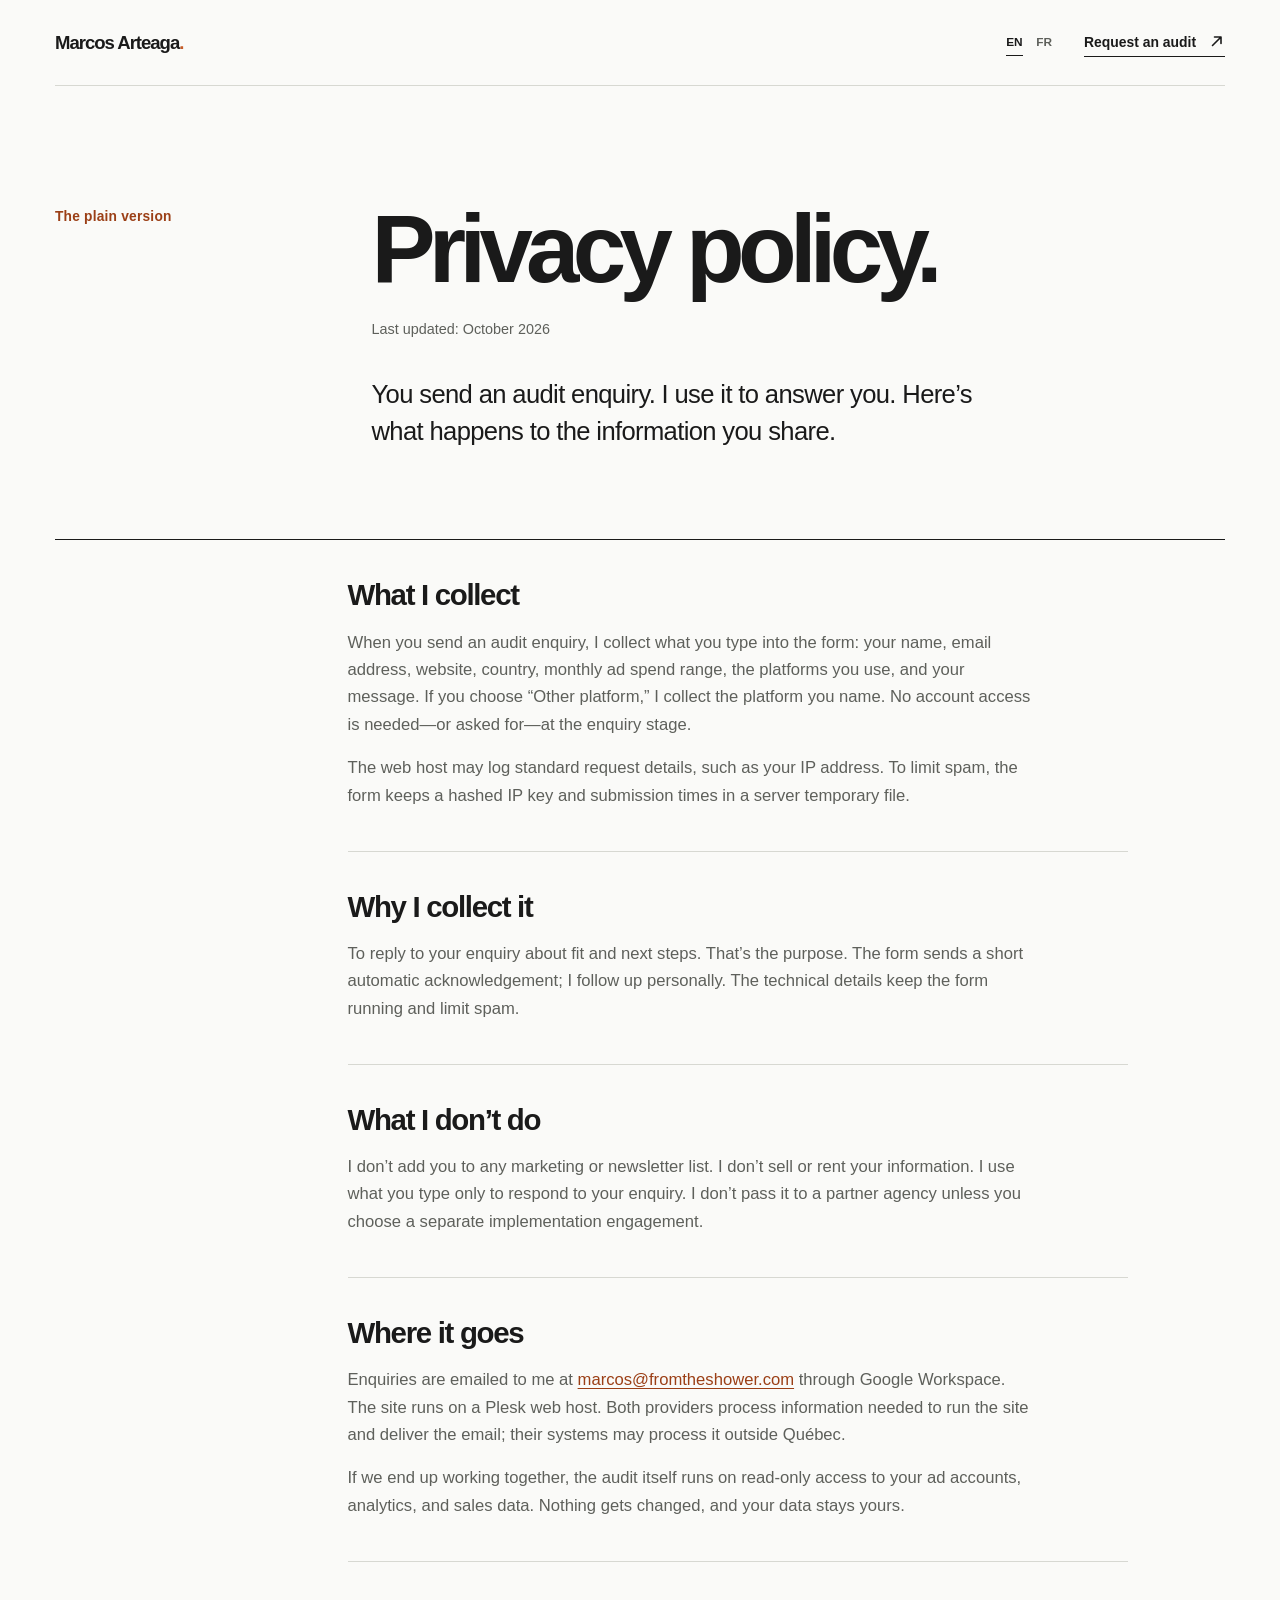
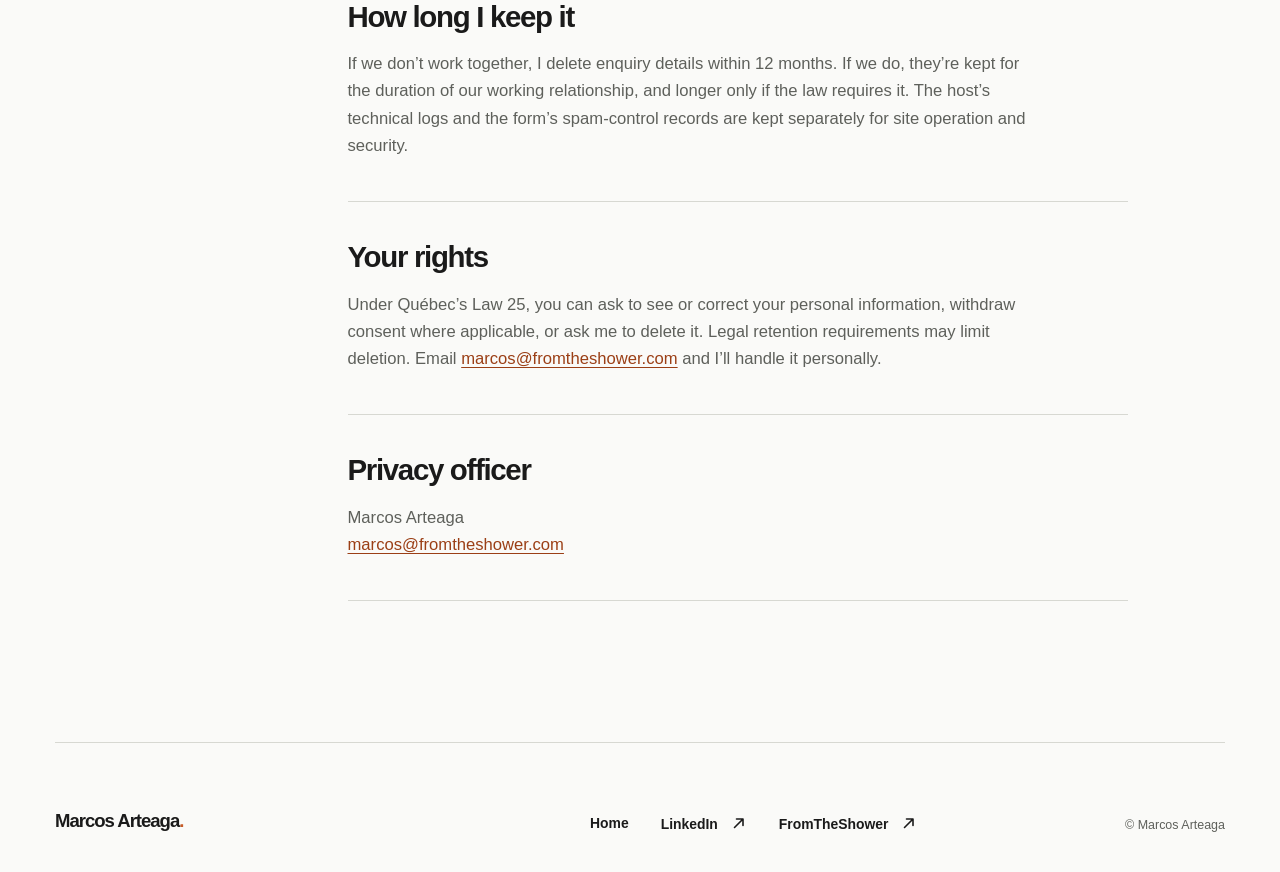
<file: privacy/index.html>
<!doctype html>
<html lang="en">
  <head>
    <meta charset="utf-8" />
    <meta name="viewport" content="width=device-width, initial-scale=1" />
    <meta name="theme-color" content="#fafaf8" />
    <meta name="description" content="How Marcos Arteaga handles audit enquiries, account access, and your personal information." />
    <link rel="canonical" href="https://marcosarteaga.com/privacy/" />
    <link rel="alternate" hreflang="en" href="https://marcosarteaga.com/privacy/" />
    <link rel="alternate" hreflang="fr-CA" href="https://marcosarteaga.com/fr/privacy/" />
    <link rel="alternate" hreflang="x-default" href="https://marcosarteaga.com/privacy/" />
    <meta property="og:type" content="website" />
    <meta property="og:site_name" content="Marcos Arteaga" />
    <meta property="og:url" content="https://marcosarteaga.com/privacy/" />
    <meta property="og:title" content="Privacy Policy | Marcos Arteaga" />
    <meta property="og:description" content="How I handle audit enquiries and your personal information." />
    <title>Privacy Policy | Marcos Arteaga</title>
    <link rel="icon" type="image/svg+xml" href="../assets/favicon.svg" />
    <link rel="stylesheet" href="../styles.css" />
  </head>
  <body>
    <a class="skip-link" href="#main">Skip to content</a>

    <header class="site-header wrap">
      <a class="wordmark" href="../" aria-label="Marcos Arteaga, homepage">Marcos Arteaga<span class="wordmark-dot">.</span></a>
      <nav class="language-nav" aria-label="Language"><a href="/privacy/" lang="en" aria-current="page">EN</a><a href="/fr/privacy/" lang="fr-CA">FR</a></nav>
      <a class="header-link" href="../#booking">Request an audit <svg class="arrow-icon" viewBox="0 0 16 16" fill="none" stroke="currentColor" stroke-width="1.6" stroke-linecap="round" stroke-linejoin="round" aria-hidden="true" focusable="false"><path d="M3.5 12.5 12 4M5.5 4H12v6.5" /></svg></a>
    </header>

    <main class="privacy-main wrap" id="main">
      <div class="privacy-intro">
        <p class="section-kicker">The plain version</p>
        <div>
          <h1>Privacy policy.</h1>
          <p class="privacy-date">Last updated: October 2026</p>
          <p class="privacy-lede">You send an audit enquiry. I use it to answer you. Here’s what happens to the information you share.</p>
        </div>
      </div>

      <div class="privacy-content">
        <section aria-labelledby="privacy-collect">
          <h2 id="privacy-collect">What I collect</h2>
          <p>When you send an audit enquiry, I collect what you type into the form: your name, email address, website, country, monthly ad spend range, the platforms you use, and your message. If you choose “Other platform,” I collect the platform you name. No account access is needed—or asked for—at the enquiry stage.</p>
          <p>The web host may log standard request details, such as your IP address. To limit spam, the form keeps a hashed IP key and submission times in a server temporary file.</p>
        </section>

        <section aria-labelledby="privacy-purpose">
          <h2 id="privacy-purpose">Why I collect it</h2>
          <p>To reply to your enquiry about fit and next steps. That’s the purpose. The form sends a short automatic acknowledgement; I follow up personally. The technical details keep the form running and limit spam.</p>
        </section>

        <section aria-labelledby="privacy-use">
          <h2 id="privacy-use">What I don’t do</h2>
          <p>I don’t add you to any marketing or newsletter list. I don’t sell or rent your information. I use what you type only to respond to your enquiry. I don’t pass it to a partner agency unless you choose a separate implementation engagement.</p>
        </section>

        <section aria-labelledby="privacy-where">
          <h2 id="privacy-where">Where it goes</h2>
          <p>Enquiries are emailed to me at <a href="mailto:marcos@fromtheshower.com">marcos@fromtheshower.com</a> through Google Workspace. The site runs on a Plesk web host. Both providers process information needed to run the site and deliver the email; their systems may process it outside Québec.</p>
          <p>If we end up working together, the audit itself runs on read-only access to your ad accounts, analytics, and sales data. Nothing gets changed, and your data stays yours.</p>
        </section>

        <section aria-labelledby="privacy-retention">
          <h2 id="privacy-retention">How long I keep it</h2>
          <p>If we don’t work together, I delete enquiry details within 12 months. If we do, they’re kept for the duration of our working relationship, and longer only if the law requires it. The host’s technical logs and the form’s spam-control records are kept separately for site operation and security.</p>
        </section>

        <section aria-labelledby="privacy-rights">
          <h2 id="privacy-rights">Your rights</h2>
          <p>Under Québec’s Law 25, you can ask to see or correct your personal information, withdraw consent where applicable, or ask me to delete it. Legal retention requirements may limit deletion. Email <a href="mailto:marcos@fromtheshower.com">marcos@fromtheshower.com</a> and I’ll handle it personally.</p>
        </section>

        <section aria-labelledby="privacy-officer">
          <h2 id="privacy-officer">Privacy officer</h2>
          <p>Marcos Arteaga<br /><a href="mailto:marcos@fromtheshower.com">marcos@fromtheshower.com</a></p>
        </section>
      </div>
    </main>

    <footer class="site-footer wrap"><a class="wordmark" href="../">Marcos Arteaga<span class="wordmark-dot">.</span></a><div class="footer-links"><a href="../">Home</a><a href="https://www.linkedin.com/in/marcosarteaga/" target="_blank" rel="noopener noreferrer">LinkedIn <svg class="arrow-icon" viewBox="0 0 16 16" fill="none" stroke="currentColor" stroke-width="1.6" stroke-linecap="round" stroke-linejoin="round" aria-hidden="true" focusable="false"><path d="M3.5 12.5 12 4M5.5 4H12v6.5" /></svg></a><a href="https://fromtheshower.com/" target="_blank" rel="noopener noreferrer">FromTheShower <svg class="arrow-icon" viewBox="0 0 16 16" fill="none" stroke="currentColor" stroke-width="1.6" stroke-linecap="round" stroke-linejoin="round" aria-hidden="true" focusable="false"><path d="M3.5 12.5 12 4M5.5 4H12v6.5" /></svg></a></div><small>© Marcos Arteaga</small></footer>
  </body>
</html>
</file>
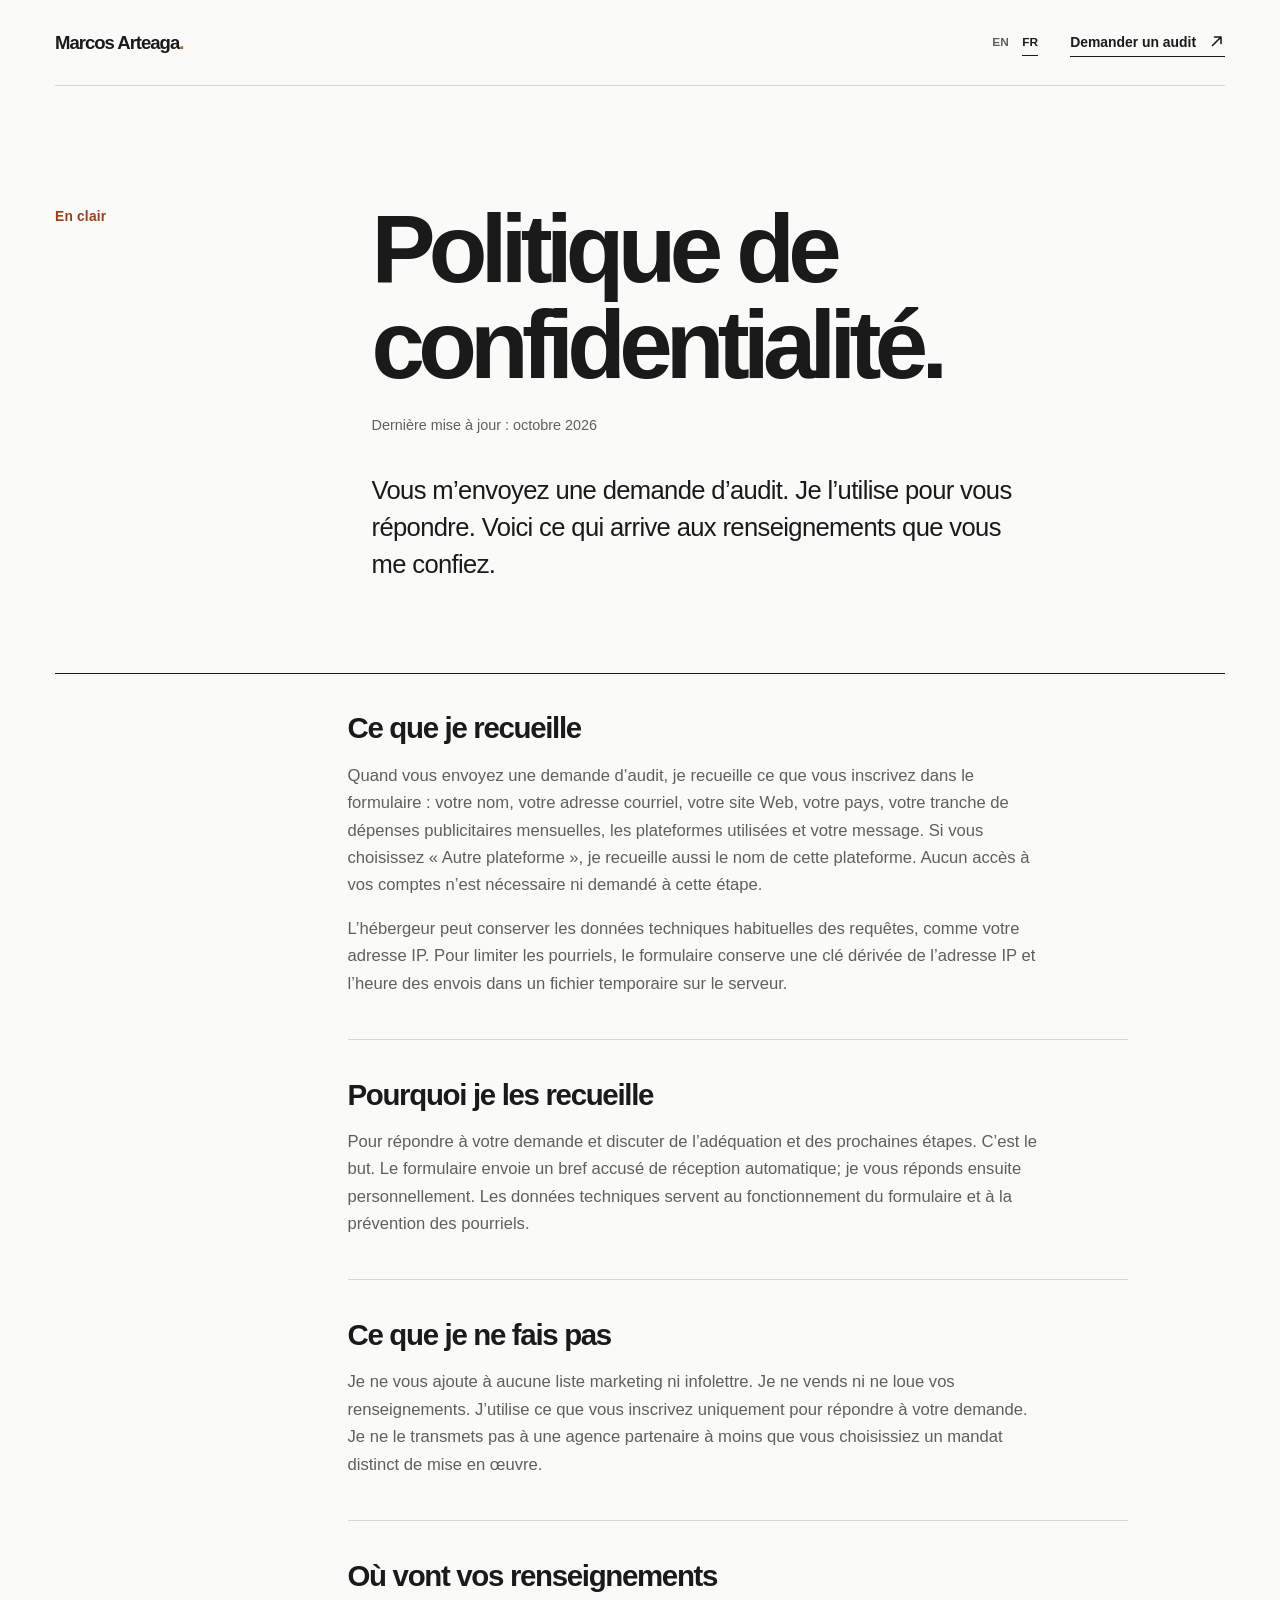
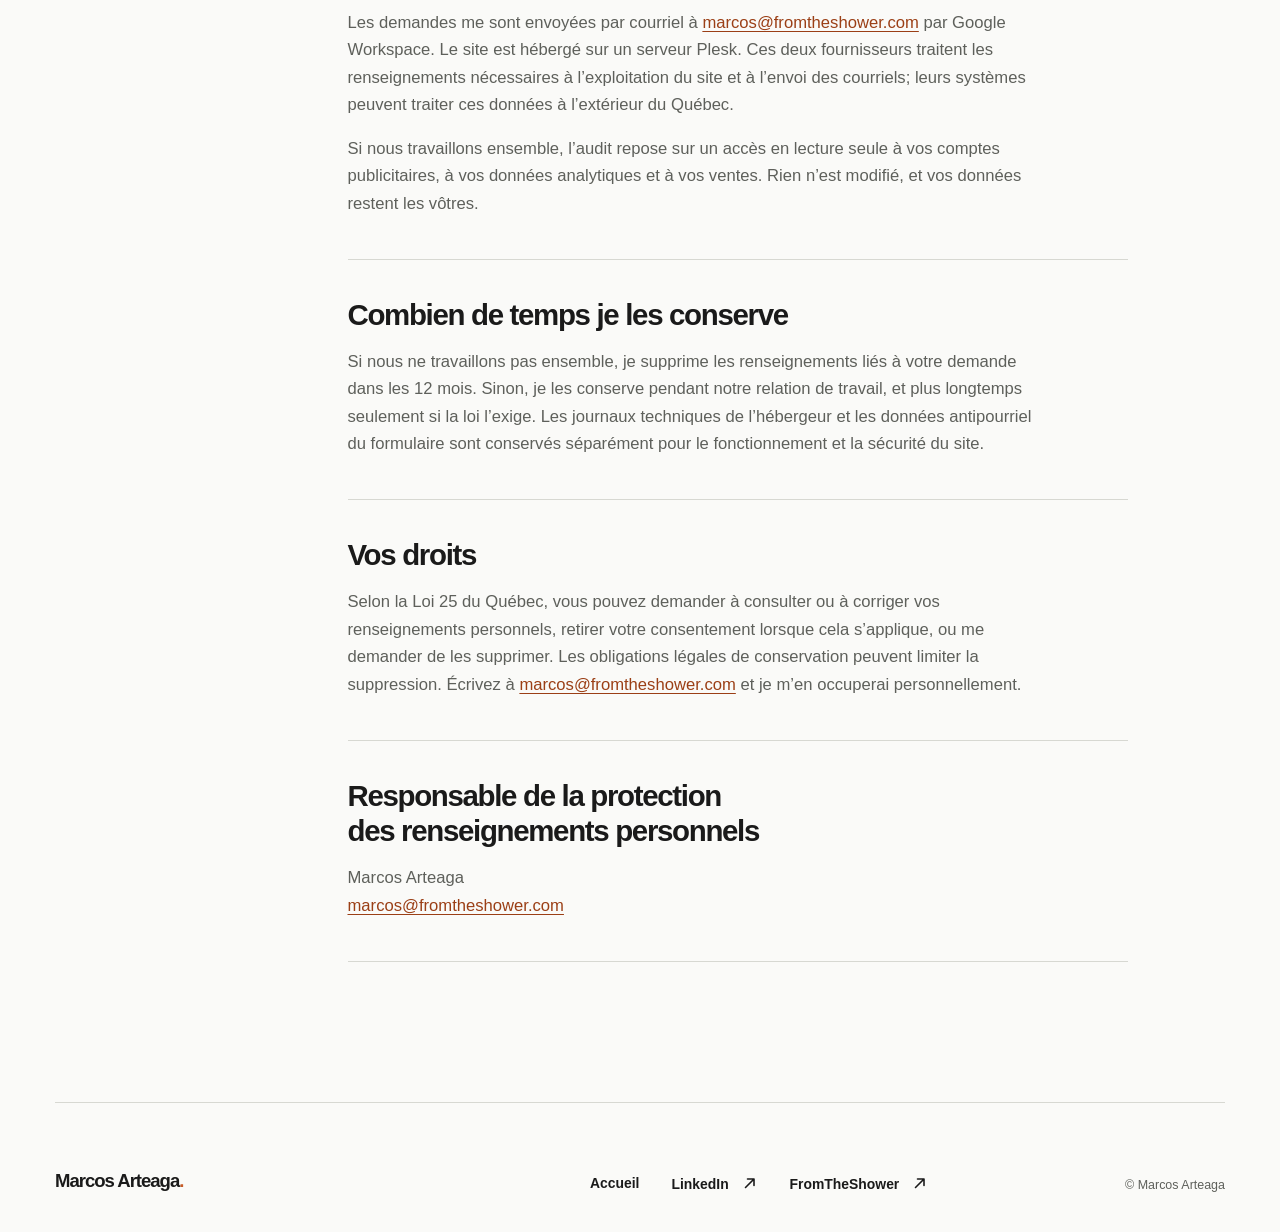
<file: fr/privacy/index.html>
<!doctype html>
<html lang="fr-CA">
  <head>
    <meta charset="utf-8" />
    <meta name="viewport" content="width=device-width, initial-scale=1" />
    <meta name="theme-color" content="#fafaf8" />
    <meta name="description" content="Comment Marcos Arteaga traite les demandes d’audit, les accès aux comptes et vos renseignements personnels." />
    <link rel="canonical" href="https://marcosarteaga.com/fr/privacy/" />
    <link rel="alternate" hreflang="en" href="https://marcosarteaga.com/privacy/" />
    <link rel="alternate" hreflang="fr-CA" href="https://marcosarteaga.com/fr/privacy/" />
    <link rel="alternate" hreflang="x-default" href="https://marcosarteaga.com/privacy/" />
    <meta property="og:type" content="website" />
    <meta property="og:site_name" content="Marcos Arteaga" />
    <meta property="og:url" content="https://marcosarteaga.com/fr/privacy/" />
    <meta property="og:title" content="Politique de confidentialité | Marcos Arteaga" />
    <meta property="og:description" content="Comment je traite les demandes d’audit et vos renseignements personnels." />
    <title>Politique de confidentialité | Marcos Arteaga</title>
    <link rel="icon" type="image/svg+xml" href="../../assets/favicon.svg" />
    <link rel="stylesheet" href="../../styles.css" />
  </head>
  <body>
    <a class="skip-link" href="#main">Aller au contenu</a>

    <header class="site-header wrap">
      <a class="wordmark" href="../" aria-label="Marcos Arteaga, page d’accueil">Marcos Arteaga<span class="wordmark-dot">.</span></a>
      <nav class="language-nav" aria-label="Langue"><a href="/privacy/" lang="en">EN</a><a href="/fr/privacy/" lang="fr-CA" aria-current="page">FR</a></nav>
      <a class="header-link" href="../#booking">Demander un audit <svg class="arrow-icon" viewBox="0 0 16 16" fill="none" stroke="currentColor" stroke-width="1.6" stroke-linecap="round" stroke-linejoin="round" aria-hidden="true" focusable="false"><path d="M3.5 12.5 12 4M5.5 4H12v6.5" /></svg></a>
    </header>

    <main class="privacy-main wrap" id="main">
      <div class="privacy-intro">
        <p class="section-kicker">En clair</p>
        <div>
          <h1>Politique de confidentialité.</h1>
          <p class="privacy-date">Dernière mise à jour : octobre 2026</p>
          <p class="privacy-lede">Vous m’envoyez une demande d’audit. Je l’utilise pour vous répondre. Voici ce qui arrive aux renseignements que vous me confiez.</p>
        </div>
      </div>

      <div class="privacy-content">
        <section aria-labelledby="privacy-collect">
          <h2 id="privacy-collect">Ce que je recueille</h2>
          <p>Quand vous envoyez une demande d’audit, je recueille ce que vous inscrivez dans le formulaire : votre nom, votre adresse courriel, votre site Web, votre pays, votre tranche de dépenses publicitaires mensuelles, les plateformes utilisées et votre message. Si vous choisissez « Autre plateforme », je recueille aussi le nom de cette plateforme. Aucun accès à vos comptes n’est nécessaire ni demandé à cette étape.</p>
          <p>L’hébergeur peut conserver les données techniques habituelles des requêtes, comme votre adresse IP. Pour limiter les pourriels, le formulaire conserve une clé dérivée de l’adresse IP et l’heure des envois dans un fichier temporaire sur le serveur.</p>
        </section>

        <section aria-labelledby="privacy-purpose">
          <h2 id="privacy-purpose">Pourquoi je les recueille</h2>
          <p>Pour répondre à votre demande et discuter de l’adéquation et des prochaines étapes. C’est le but. Le formulaire envoie un bref accusé de réception automatique; je vous réponds ensuite personnellement. Les données techniques servent au fonctionnement du formulaire et à la prévention des pourriels.</p>
        </section>

        <section aria-labelledby="privacy-use">
          <h2 id="privacy-use">Ce que je ne fais pas</h2>
          <p>Je ne vous ajoute à aucune liste marketing ni infolettre. Je ne vends ni ne loue vos renseignements. J’utilise ce que vous inscrivez uniquement pour répondre à votre demande. Je ne le transmets pas à une agence partenaire à moins que vous choisissiez un mandat distinct de mise en œuvre.</p>
        </section>

        <section aria-labelledby="privacy-where">
          <h2 id="privacy-where">Où vont vos renseignements</h2>
          <p>Les demandes me sont envoyées par courriel à <a href="mailto:marcos@fromtheshower.com">marcos@fromtheshower.com</a> par Google Workspace. Le site est hébergé sur un serveur Plesk. Ces deux fournisseurs traitent les renseignements nécessaires à l’exploitation du site et à l’envoi des courriels; leurs systèmes peuvent traiter ces données à l’extérieur du Québec.</p>
          <p>Si nous travaillons ensemble, l’audit repose sur un accès en lecture seule à vos comptes publicitaires, à vos données analytiques et à vos ventes. Rien n’est modifié, et vos données restent les vôtres.</p>
        </section>

        <section aria-labelledby="privacy-retention">
          <h2 id="privacy-retention">Combien de temps je les conserve</h2>
          <p>Si nous ne travaillons pas ensemble, je supprime les renseignements liés à votre demande dans les 12 mois. Sinon, je les conserve pendant notre relation de travail, et plus longtemps seulement si la loi l’exige. Les journaux techniques de l’hébergeur et les données antipourriel du formulaire sont conservés séparément pour le fonctionnement et la sécurité du site.</p>
        </section>

        <section aria-labelledby="privacy-rights">
          <h2 id="privacy-rights">Vos droits</h2>
          <p>Selon la Loi 25 du Québec, vous pouvez demander à consulter ou à corriger vos renseignements personnels, retirer votre consentement lorsque cela s’applique, ou me demander de les supprimer. Les obligations légales de conservation peuvent limiter la suppression. Écrivez à <a href="mailto:marcos@fromtheshower.com">marcos@fromtheshower.com</a> et je m’en occuperai personnellement.</p>
        </section>

        <section aria-labelledby="privacy-officer">
          <h2 id="privacy-officer">Responsable de la protection des renseignements personnels</h2>
          <p>Marcos Arteaga<br /><a href="mailto:marcos@fromtheshower.com">marcos@fromtheshower.com</a></p>
        </section>
      </div>
    </main>

    <footer class="site-footer wrap"><a class="wordmark" href="../">Marcos Arteaga<span class="wordmark-dot">.</span></a><div class="footer-links"><a href="../">Accueil</a><a href="https://www.linkedin.com/in/marcosarteaga/" target="_blank" rel="noopener noreferrer">LinkedIn <svg class="arrow-icon" viewBox="0 0 16 16" fill="none" stroke="currentColor" stroke-width="1.6" stroke-linecap="round" stroke-linejoin="round" aria-hidden="true" focusable="false"><path d="M3.5 12.5 12 4M5.5 4H12v6.5" /></svg></a><a href="https://fromtheshower.com/" target="_blank" rel="noopener noreferrer">FromTheShower <svg class="arrow-icon" viewBox="0 0 16 16" fill="none" stroke="currentColor" stroke-width="1.6" stroke-linecap="round" stroke-linejoin="round" aria-hidden="true" focusable="false"><path d="M3.5 12.5 12 4M5.5 4H12v6.5" /></svg></a></div><small>© Marcos Arteaga</small></footer>
  </body>
</html>
</file>
<file: styles.css>
:root {
  color-scheme: light;
  --paper: #fafaf8;
  --ink: #1a1a1a;
  --muted: #5e605b;
  --line: #d7d8d2;
  --soft: #f0f0eb;
  --accent: #c75b26;
  --accent-dark: #9b3f16;
  font-family: Inter, "Helvetica Neue", Helvetica, Arial, sans-serif;
  font-synthesis: none;
}

* { box-sizing: border-box; }
html { scroll-behavior: smooth; scroll-padding-top: 6rem; }
body { margin: 0; background: var(--paper); color: var(--ink); -webkit-font-smoothing: antialiased; }
button, input, select, textarea { font: inherit; }
button, a { -webkit-tap-highlight-color: transparent; }
a { color: inherit; }
img { display: block; max-width: 100%; }
[hidden] { display: none !important; }
:focus-visible { outline: 3px solid var(--accent); outline-offset: 4px; }
::selection { background: #edb999; color: var(--ink); }

.wrap { width: min(100% - 3rem, 1170px); margin-inline: auto; }
.visually-hidden { position: absolute; width: 1px; height: 1px; padding: 0; margin: -1px; overflow: hidden; clip: rect(0, 0, 0, 0); white-space: nowrap; border: 0; }
.skip-link { position: absolute; top: -4rem; left: 1rem; z-index: 50; padding: .75rem 1rem; background: var(--ink); color: #fff; text-decoration: none; }
.skip-link:focus { top: 1rem; }

.site-header { display: flex; align-items: center; justify-content: space-between; min-height: 86px; border-bottom: 1px solid var(--line); }
.wordmark { text-decoration: none; font-size: 1.16rem; font-weight: 750; letter-spacing: -.055em; white-space: nowrap; }
.wordmark-dot { color: var(--accent); }
.language-nav { display: flex; gap: .85rem; margin-left: auto; margin-right: 2rem; }
.language-nav a { padding-block: .35rem; border-bottom: 1px solid transparent; color: var(--muted); font-size: .74rem; font-weight: 700; text-decoration: none; }
.language-nav a[aria-current="page"] { border-color: var(--ink); color: var(--ink); }
.language-nav a:hover { color: var(--accent-dark); }
.header-link { font-size: .87rem; font-weight: 650; text-decoration: none; border-bottom: 1px solid currentColor; padding-block: .35rem; }
.arrow-icon { display: inline-block; width: 1rem; height: 1rem; margin-left: .65em; flex: none; vertical-align: -.14em; }
.header-link .arrow-icon, .footer-links .arrow-icon { color: var(--ink); }
.button-primary .arrow-icon, .mobile-booking .arrow-icon { color: #fff; }
.header-link:hover, .footer-links a:hover { color: var(--accent-dark); }

.hero { padding-top: clamp(4.5rem, 9vw, 9rem); }
.eyebrow, .section-kicker { font-size: .86rem; font-weight: 650; letter-spacing: .015em; }
.eyebrow { display: inline-block; margin: 0 0 2.1rem; padding: .47rem .72rem; background: #eeeae3; color: #713519; }
.hero h1 { max-width: 1050px; margin: 0; font-size: clamp(3.25rem, 7.9vw, 7.5rem); line-height: .99; font-weight: 740; letter-spacing: -.072em; text-wrap: balance; }
.hero-bottom { display: flex; align-items: end; justify-content: space-between; gap: 3rem; margin-top: clamp(3rem, 6vw, 5.5rem); }
.hero-intro { max-width: 610px; margin: 0; font-size: clamp(1.18rem, 1.65vw, 1.48rem); line-height: 1.5; letter-spacing: -.018em; }
.button { display: inline-flex; align-items: center; justify-content: space-between; gap: 2rem; min-height: 58px; padding: .85rem 1.2rem; border: 1px solid transparent; border-radius: 2px; text-decoration: none; font-size: .96rem; font-weight: 700; cursor: pointer; white-space: nowrap; transition: background-color .18s ease, color .18s ease, border-color .18s ease; }
.button-primary { background: var(--accent); color: white; }
.button-primary:hover { background: var(--accent-dark); }
.button-primary:disabled { background: #a8a8a4; cursor: wait; }
.hero-footer { display: flex; justify-content: space-between; gap: 1rem; margin-top: clamp(5rem, 9vw, 9rem); padding: 1rem 0; border-top: 1px solid var(--ink); border-bottom: 1px solid var(--line); color: var(--muted); font-size: .78rem; }
.proof-section { padding-block: 2.4rem; border-bottom: 1px solid var(--line); }
.proof-section .logo-area { margin: 0; padding: 0; border: 0; }

.section { padding-block: clamp(5.5rem, 10vw, 9rem); }
.section-heading { display: grid; grid-template-columns: minmax(170px, 1fr) minmax(0, 3fr); gap: 2rem; align-items: start; margin-bottom: clamp(3rem, 6vw, 5.5rem); }
.section-kicker { margin: .48rem 0 0; color: var(--accent-dark); }
h2 { margin: 0; max-width: 760px; font-size: clamp(2.75rem, 5.4vw, 5.1rem); line-height: 1.05; font-weight: 720; letter-spacing: -.065em; text-wrap: balance; }
h3 { margin: 0; font-size: 1.28rem; line-height: 1.25; letter-spacing: -.035em; }
.section-lede { max-width: 670px; margin: 1.65rem 0 0; color: var(--muted); font-size: clamp(1.13rem, 1.55vw, 1.35rem); line-height: 1.5; }

.audit-list { margin-left: 25%; border-top: 1px solid var(--ink); }
.audit-item { display: grid; grid-template-columns: minmax(180px, 1fr) minmax(0, 2fr); gap: 2rem; padding: 1.6rem 0 1.85rem; border-bottom: 1px solid var(--line); }
.audit-item p { max-width: 570px; margin: 0; color: var(--muted); font-size: 1.05rem; line-height: 1.55; }
.deliverables { display: grid; grid-template-columns: 1fr 3fr; gap: 2rem; margin-top: 4.5rem; padding: 1.5rem 0 2.1rem; border-top: 1px solid var(--ink); border-bottom: 1px solid var(--line); }
.deliverables-content > p:first-child { max-width: 790px; margin: 0; font-size: clamp(1.42rem, 2.3vw, 2.2rem); line-height: 1.35; letter-spacing: -.04em; }
.deliverables-content .metrics-line { max-width: 760px; margin: 1.7rem 0 0; padding-top: 1.25rem; border-top: 1px solid var(--line); color: var(--muted); font-size: 1.02rem; line-height: 1.55; }
.metrics-line strong { color: var(--ink); }
.process-line { display: grid; grid-template-columns: 1fr 3fr; gap: 2rem; padding-top: 1.8rem; color: var(--muted); font-size: .99rem; line-height: 1.55; }
.process-line strong { color: var(--ink); }

.soft-section { background: var(--soft); }
.fit-grid { display: grid; grid-template-columns: repeat(2, minmax(0, 1fr)); gap: clamp(2rem, 6vw, 6rem); margin-left: 25%; }
.fit-block { padding-top: 1.55rem; border-top: 1px solid var(--ink); }
.fit-block h3 { margin-bottom: 1.4rem; }
.fit-block ul { margin: 0; padding: 0; list-style: none; }
.fit-block li { position: relative; padding: 0 0 1rem 1.3rem; color: var(--muted); line-height: 1.55; }
.fit-block li::before { content: ""; position: absolute; top: .7em; left: 0; width: .42rem; height: .42rem; border-radius: 50%; background: var(--accent); }
.boundary-note { max-width: 760px; margin: 3rem 0 0 25%; padding: 1.3rem 0 0; border-top: 1px solid var(--line); color: var(--muted); line-height: 1.6; }
.boundary-note strong { color: var(--ink); }
.scope-note { max-width: 760px; margin: 1rem 0 0 25%; color: var(--muted); line-height: 1.6; }
.scope-note strong { color: var(--ink); }

.example-list { margin-left: 25%; }
.example-case { padding-top: 1.5rem; border-top: 1px solid var(--ink); }
.example-case + .example-case { margin-top: 3.5rem; }
.example-case h3 { margin-bottom: 1.35rem; font-size: 1.5rem; }
.example-grid { display: grid; grid-template-columns: repeat(3, minmax(0, 1fr)); gap: 1px; background: var(--line); border: 1px solid var(--line); }
.example-step { min-height: 210px; padding: 1.55rem; background: var(--paper); }
.example-label { display: block; margin-bottom: 2.3rem; color: var(--accent-dark); font-size: .87rem; font-weight: 700; }
.example-step p { margin: 0; line-height: 1.52; }
.statement-section { background: var(--ink); color: var(--paper); }
.statement-inner { display: grid; grid-template-columns: 1fr 3fr; gap: 2rem; }
.statement-inner .section-kicker { color: #e69a70; }
.statement-inner h2 { max-width: 800px; }
.statement-inner > div > p { max-width: 700px; margin: 2.1rem 0 0; color: #d5d4cf; font-size: clamp(1.16rem, 1.8vw, 1.55rem); line-height: 1.5; }
.ai-second-beat { max-width: 760px; margin-top: clamp(3.5rem, 7vw, 6rem); padding-top: 2rem; border-top: 1px solid #6f706c; }
.ai-second-beat h3 { font-size: clamp(1.9rem, 3.2vw, 3.1rem); font-weight: 700; letter-spacing: -.055em; }
.ai-second-beat p { max-width: 700px; margin: 1.2rem 0 0; color: #d5d4cf; font-size: clamp(1.08rem, 1.55vw, 1.3rem); line-height: 1.55; }

.about-grid { display: grid; grid-template-columns: minmax(230px, 1fr) minmax(0, 2fr); gap: clamp(2.5rem, 7vw, 7rem); align-items: center; margin-left: 25%; }
.portrait-frame { display: flex; align-items: end; justify-content: center; aspect-ratio: 1 / 1.05; background: #ebeae5; overflow: hidden; }
.portrait-frame img { width: 100%; height: auto; object-fit: contain; }
.about-copy > p:first-child { max-width: 590px; margin: 0; font-size: clamp(1.33rem, 2.15vw, 2rem); line-height: 1.44; letter-spacing: -.035em; }
.logo-area { display: grid; grid-template-columns: 1fr 3fr; gap: 2rem; align-items: start; margin-top: 5rem; padding-top: 1.4rem; border-top: 1px solid var(--line); }
.logo-strip { display: flex; flex-wrap: wrap; align-items: center; justify-content: space-between; column-gap: 2rem; row-gap: 2rem; min-height: 5rem; }
.logo-strip img { width: auto; max-width: 125px; height: auto; max-height: 42px; object-fit: contain; filter: grayscale(1); opacity: .77; }
.logo-strip img:nth-child(2) { max-width: 85px; }
.logo-strip img:nth-child(5) { max-height: 48px; }
.logo-strip .logo-gdi { max-width: 62px; max-height: 30px; }

.faq-list { margin-left: 25%; border-top: 1px solid var(--ink); }
.faq-list details { border-bottom: 1px solid var(--line); }
.faq-list summary { display: flex; align-items: center; justify-content: space-between; gap: 1rem; padding: 1.4rem 0; cursor: pointer; list-style: none; font-size: 1.2rem; font-weight: 650; letter-spacing: -.025em; }
.faq-list summary::-webkit-details-marker { display: none; }
.faq-list summary::after { content: "+"; color: var(--accent-dark); font-size: 1.5rem; font-weight: 400; line-height: 1; }
.faq-list details[open] summary::after { content: "−"; }
.faq-list details p { max-width: 650px; margin: 0 0 1.7rem; color: var(--muted); line-height: 1.6; }

.booking-grid { display: grid; grid-template-columns: 1fr 3fr; gap: 2rem; }
.booking-aside { max-width: 210px; color: var(--muted); font-size: .9rem; line-height: 1.55; }
.booking-aside p:first-child { margin-top: 0; }
#booking-form { max-width: 760px; }
.form-row { display: grid; grid-template-columns: repeat(2, minmax(0, 1fr)); gap: 1.2rem; }
.field { display: flex; flex-direction: column; margin-bottom: 1.3rem; }
.field label { margin-bottom: .5rem; font-size: .88rem; font-weight: 700; }
.field label span { color: var(--accent-dark); }
.field input, .field select, .field textarea { width: 100%; min-height: 52px; padding: .85rem .9rem; border: 1px solid #a6a9a1; border-radius: 2px; background: #fff; color: var(--ink); }
.field textarea { min-height: 140px; resize: vertical; }
.field input::placeholder, .field textarea::placeholder { color: #74766f; }
.field input:focus, .field select:focus, .field textarea:focus { border-color: var(--accent-dark); }
.platforms-field { min-width: 0; margin: 0 0 1.3rem; padding: 0; border: 0; }
.platforms-field legend { padding: 0; font-size: .88rem; font-weight: 700; }
.platforms-field legend span { color: var(--accent-dark); }
.field-help { margin: .45rem 0 .8rem; color: var(--muted); font-size: .85rem; }
.checkbox-grid { display: grid; grid-template-columns: repeat(2, minmax(0, 1fr)); gap: .65rem; }
.checkbox-grid label { display: flex; align-items: center; gap: .75rem; min-height: 52px; padding: .75rem .9rem; border: 1px solid #a6a9a1; border-radius: 2px; background: #fff; cursor: pointer; font-size: .92rem; }
.checkbox-grid label:has(input:checked) { border-color: var(--accent-dark); background: #fbf1eb; }
.checkbox-grid input { width: 1.12rem; height: 1.12rem; margin: 0; flex: none; accent-color: var(--accent-dark); }
.checkbox-grid label:has(input:focus-visible) { outline: 3px solid var(--accent); outline-offset: 3px; }
.spend-note { margin: -.4rem 0 1.25rem; padding: .9rem 1rem; border-left: 3px solid var(--accent); background: #f4e9e0; color: #57341f; font-size: .9rem; line-height: 1.5; }
.form-small { margin: .2rem 0 1.1rem; color: var(--muted); font-size: .83rem; }
.submit-button { width: min(100%, 260px); }
.form-status { min-height: 1.7rem; margin: 1rem 0 0; font-size: .92rem; font-weight: 650; }
.form-status:empty { display: none; }
.form-status[data-state="error"] { color: #a0371e; }
.form-status[data-state="success"] { color: #226743; }
.booking-success { grid-column: 2; max-width: 760px; padding: 2.2rem 2.4rem 2.6rem; border-top: 3px solid var(--accent); background: var(--soft); }
.booking-success .section-kicker { margin: 0 0 1.2rem; }
.booking-success h3 { font-size: clamp(2rem, 3.2vw, 3rem); line-height: 1.1; letter-spacing: -.05em; }
.booking-success p:last-child { max-width: 500px; margin: 1.2rem 0 0; color: var(--muted); line-height: 1.55; }
.booking-success:focus { outline: none; }

.privacy-main { padding-block: clamp(4.5rem, 9vw, 8rem) clamp(6rem, 11vw, 10rem); }
.privacy-intro { display: grid; grid-template-columns: 1fr 3fr; gap: 2rem; padding-bottom: clamp(3.5rem, 7vw, 6rem); border-bottom: 1px solid var(--ink); }
.privacy-intro h1 { max-width: 850px; margin: 0; font-size: clamp(3.5rem, 7.5vw, 7rem); line-height: 1; font-weight: 740; letter-spacing: -.07em; }
.privacy-date { margin: 1.5rem 0 0; color: var(--muted); font-size: .9rem; }
.privacy-lede { max-width: 650px; margin: 2.4rem 0 0; font-size: clamp(1.25rem, 2vw, 1.8rem); line-height: 1.45; letter-spacing: -.025em; }
.privacy-content { max-width: 780px; margin: 0 0 0 25%; }
.privacy-content section { padding: 2.3rem 0 2.6rem; border-bottom: 1px solid var(--line); }
.privacy-content h2 { margin-bottom: 1rem; font-size: clamp(1.55rem, 2.3vw, 2rem); line-height: 1.2; letter-spacing: -.045em; }
.privacy-content p { max-width: 690px; margin: 0; color: var(--muted); font-size: 1.04rem; line-height: 1.65; }
.privacy-content p + p { margin-top: 1rem; }
.privacy-content a { color: var(--accent-dark); text-decoration-thickness: 1px; text-underline-offset: .2em; }
.error-main { min-height: calc(100vh - 240px); }
.error-main .button { margin-top: 2rem; }

.site-footer { display: grid; grid-template-columns: 1fr 1fr auto; gap: 2rem; align-items: end; min-height: 130px; padding-block: 2rem 2.5rem; border-top: 1px solid var(--line); }
.footer-links { display: flex; flex-wrap: wrap; gap: 1rem 2rem; }
.footer-links a { font-size: .87rem; font-weight: 620; text-decoration: none; }
.site-footer small { color: var(--muted); font-size: .78rem; }
.mobile-booking { display: none; }

@media (max-width: 900px) {
  .wrap { width: min(100% - 2.5rem, 1170px); }
  .section-heading, .deliverables, .process-line, .statement-inner, .logo-area, .booking-grid { grid-template-columns: minmax(130px, 1fr) minmax(0, 3fr); }
  .audit-list, .fit-grid, .boundary-note, .scope-note, .example-list, .about-grid, .faq-list { margin-left: 0; }
  .privacy-content { margin-left: 0; }
  .audit-item { grid-template-columns: minmax(150px, 1fr) minmax(0, 2fr); }
  .example-grid { grid-template-columns: 1fr 1fr 1fr; }
}

@media (max-width: 680px) {
  html { scroll-padding-top: 2rem; }
  .wrap { width: min(100% - 2rem, 1170px); }
  .site-header { display: grid; grid-template-columns: minmax(0, 1fr) auto; gap: .4rem .8rem; min-height: 0; padding-block: .8rem; }
  .site-header > .wordmark { grid-column: 1; grid-row: 1; }
  .language-nav { grid-column: 2; grid-row: 1; margin: 0; }
  .header-link { grid-column: 1 / -1; grid-row: 2; justify-self: start; font-size: .8rem; }
  .hero { padding-top: 4.3rem; }
  .eyebrow { margin-bottom: 1.6rem; font-size: .75rem; }
  .hero h1 { font-size: clamp(3.05rem, 11.9vw, 5rem); line-height: 1.02; letter-spacing: -.068em; }
  .hero-bottom { display: block; margin-top: 2.5rem; }
  .hero-intro { font-size: 1.12rem; }
  .hero-bottom .button { margin-top: 1.8rem; }
  .hero-footer { margin-top: 4.5rem; flex-wrap: wrap; justify-content: start; gap: .6rem 1.5rem; font-size: .7rem; }
  .section { padding-block: 5.1rem; }
  .section-heading { display: block; margin-bottom: 2.5rem; }
  .privacy-intro { display: block; }
  .privacy-intro h1 { font-size: clamp(3.1rem, 11vw, 5rem); }
  .privacy-lede { margin-top: 1.8rem; }
  .privacy-content section { padding-block: 1.9rem 2.1rem; }
  .section-kicker { margin: 0 0 1.3rem; }
  h2 { font-size: clamp(2.65rem, 10vw, 4rem); }
  .section-lede { margin-top: 1.2rem; font-size: 1.12rem; }
  .audit-item { display: block; padding: 1.3rem 0; }
  .audit-item h3 { margin-bottom: .5rem; }
  .audit-item p { font-size: 1rem; }
  .deliverables, .process-line { display: block; }
  .deliverables { margin-top: 3rem; }
  .deliverables-content > p:first-child { font-size: 1.5rem; }
  .process-line strong { display: block; margin-bottom: .4rem; }
  .fit-grid, .example-grid { display: block; }
  .fit-block + .fit-block { margin-top: 2.5rem; }
  .boundary-note { margin-top: 2.5rem; }
  .example-grid { border: 0; background: none; }
  .example-step { min-height: 0; padding: 1.35rem 0; border-top: 1px solid var(--line); }
  .example-step:last-child { border-bottom: 1px solid var(--line); }
  .example-label { margin-bottom: .7rem; }
  .statement-inner { display: block; }
  .statement-inner > div > p { margin-top: 1.5rem; font-size: 1.15rem; }
  .ai-second-beat { margin-top: 3.5rem; padding-top: 1.5rem; }
  .ai-second-beat p { font-size: 1.06rem; }
  .about-grid { display: block; }
  .portrait-frame { width: min(75%, 320px); margin-bottom: 2rem; }
  .about-copy > p:first-child { font-size: 1.34rem; }
  .logo-area { display: block; margin-top: 3.5rem; }
  .logo-strip { justify-content: start; gap: 1.5rem 2rem; }
  .logo-strip img { max-width: 105px; }
  .faq-list summary { font-size: 1.07rem; }
  .booking-grid { display: block; }
  .booking-aside { display: none; }
  .booking-success { padding: 1.8rem; }
  .form-row { display: block; }
  .checkbox-grid { grid-template-columns: 1fr; }
  .site-footer { display: block; min-height: 0; padding-bottom: 6.5rem; }
  .privacy-main + .site-footer { padding-bottom: 2.5rem; }
  .footer-links { margin: 2rem 0; }
  .mobile-booking { position: fixed; z-index: 30; right: 1rem; bottom: 1rem; left: 1rem; display: flex; align-items: center; justify-content: space-between; min-height: 54px; padding: .8rem 1rem; background: var(--accent); color: #fff; box-shadow: 0 4px 18px #0002; text-decoration: none; font-weight: 700; }
}

@media (prefers-reduced-motion: reduce) {
  html { scroll-behavior: auto; }
  .button { transition: none; }
}
</file>
